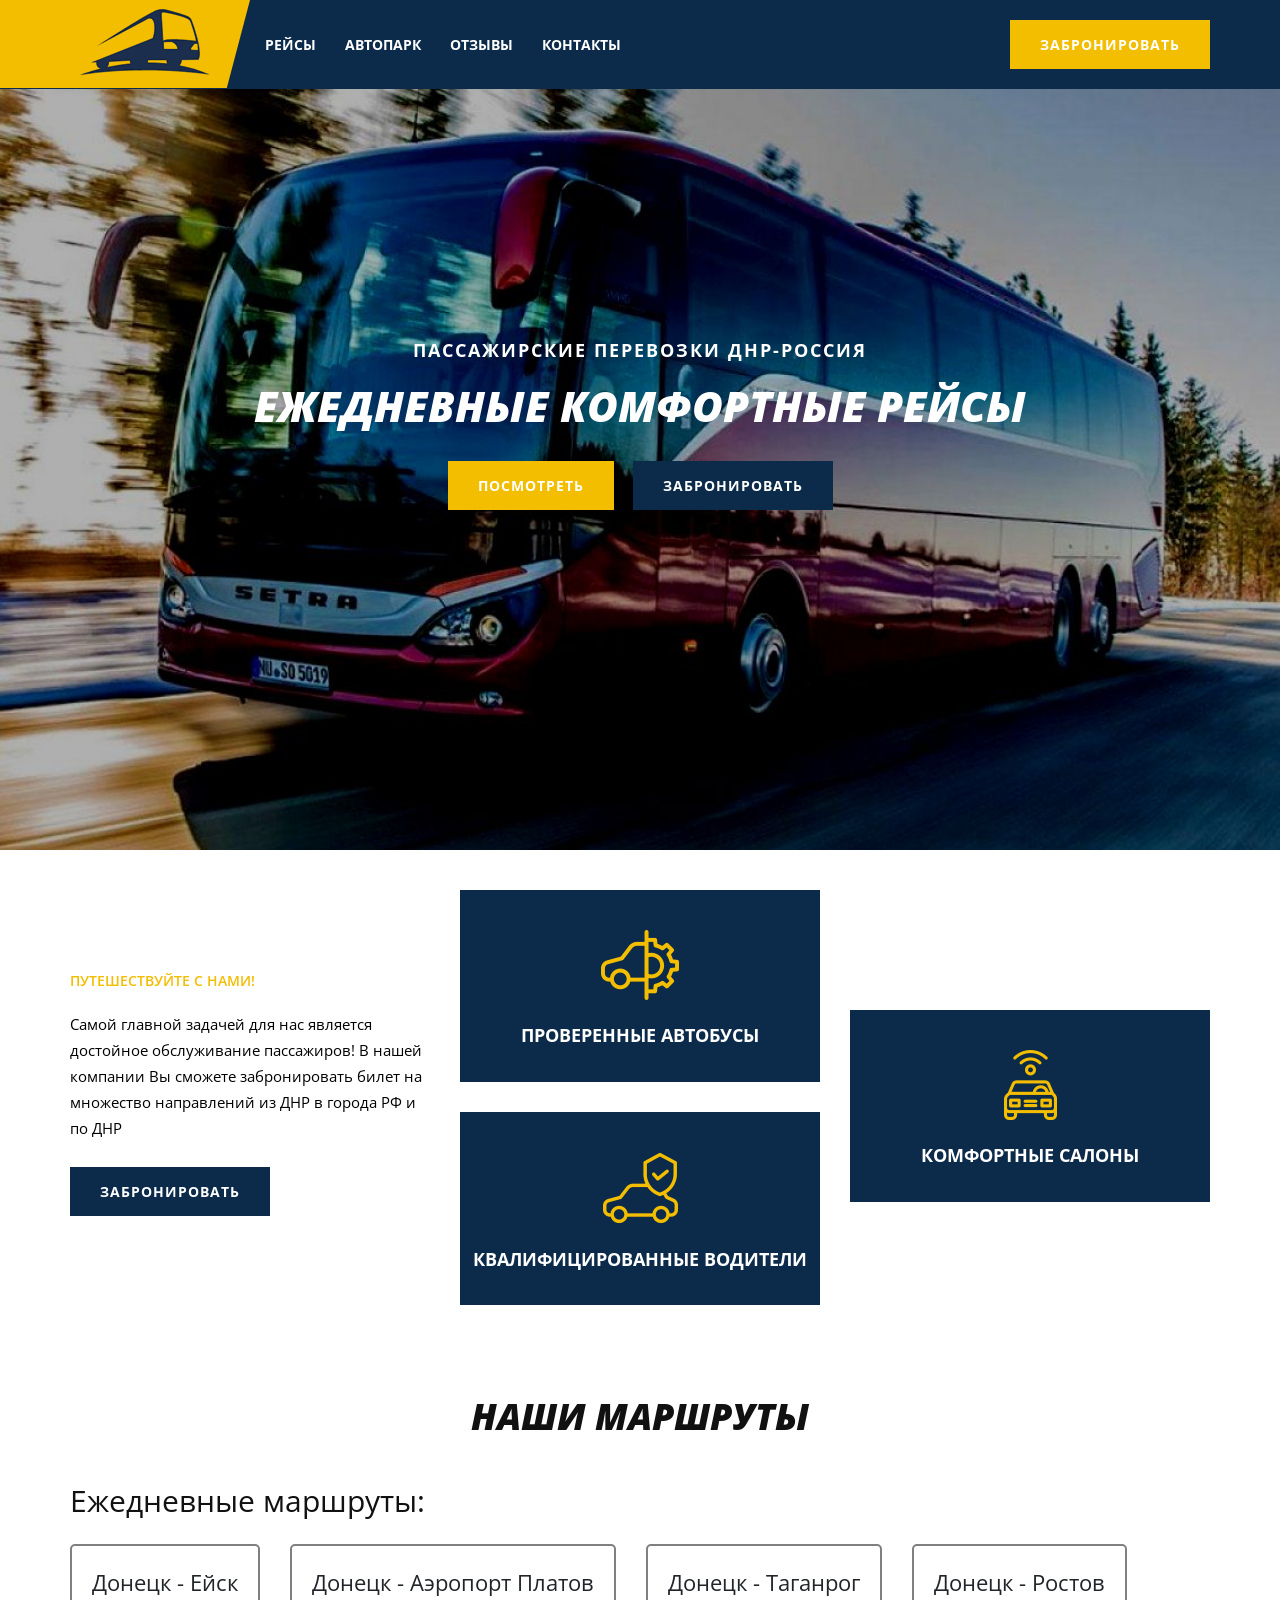
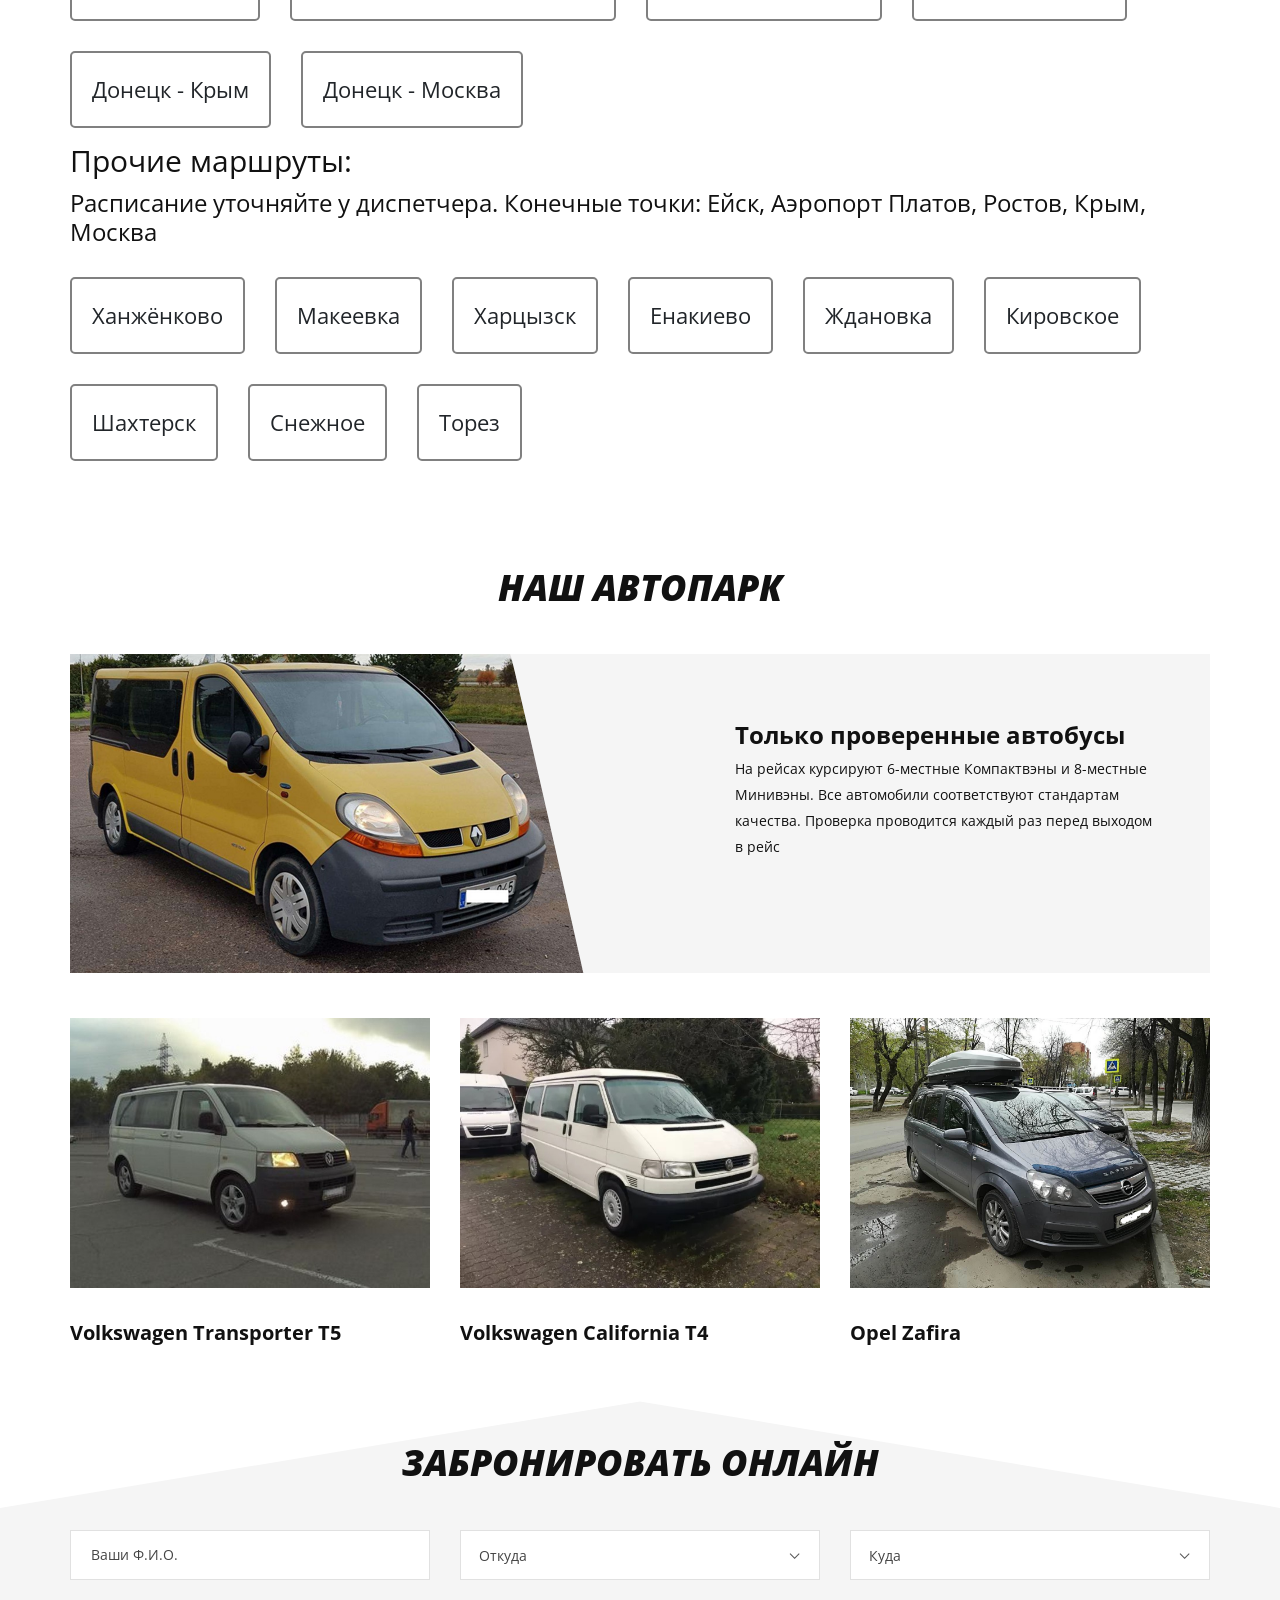
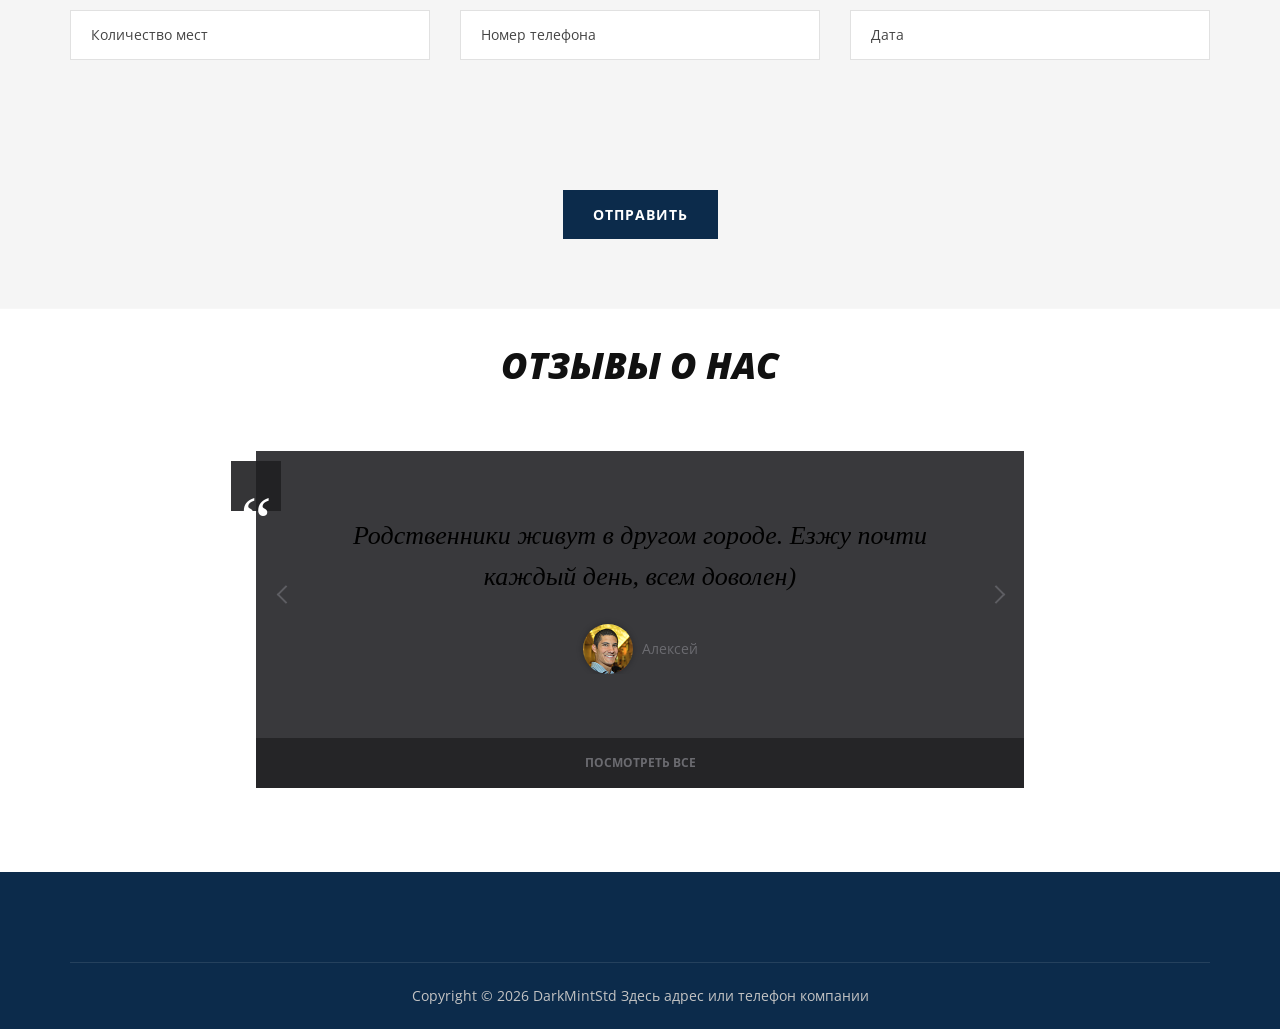
<file: index.html>
<!DOCTYPE html>
<html lang="zxx">

<head>
    <meta charset="UTF-8">
    <meta name="description" content="Dreams Template">
    <meta name="keywords" content="Dreams, unica, creative, html">
    <meta name="viewport" content="width=device-width, initial-scale=1.0">
    <meta http-equiv="X-UA-Compatible" content="ie=edge">
    <title>BusExpress - перевозки ДНР-Россия</title>

    <!-- Google Font -->
    <link href="https://fonts.googleapis.com/css2?family=Open+Sans:wght@400;600;700;800&display=swap" rel="stylesheet">

    <!-- Css Styles -->
    <link rel="stylesheet" href="css/reset.css"> <!-- CSS reset -->
    <link rel="stylesheet" href="css/styleRew.css"> <!-- Resource style -->
    <script src="js/modernizr.js"></script> <!-- Modernizr -->
    <link rel="stylesheet" href="css/bootstrap.min.css" type="text/css">
    <link rel="stylesheet" href="css/font-awesome.min.css" type="text/css">
    <link rel="stylesheet" href="css/nice-select.css" type="text/css">
    <link rel="stylesheet" href="css/magnific-popup.css" type="text/css">
    <link rel="stylesheet" href="css/jquery-ui.min.css" type="text/css">
    <link rel="stylesheet" href="css/owl.carousel.min.css" type="text/css">
    <link rel="stylesheet" href="css/slicknav.min.css" type="text/css">
    <link rel="stylesheet" href="css/style.css" type="text/css">
</head>

<body>
    <!-- Page Preloder -->
    <div id="preloder">
        <div class="loader"></div>
    </div>

    <!-- Offcanvas Menu Begin -->
    <div class="offcanvas-menu-overlay"></div>
    <div class="offcanvas-menu-wrapper">
        <div class="offcanvas__search">
            <i class="fa fa-search search-switch"></i>
        </div>
        <div class="offcanvas__logo">
            <a href="./index.html"><img src="img/logo.png" alt=""></a>
        </div>
        <nav class="offcanvas__menu mobile-menu">
            <ul>
                <li><a href="#routes">Рейсы</a></li>
                <li><a href="#buses">Автопарк</a></li>
                <li><a href="#reviews">Отзывы</a></li>
                <li><a href="#contacts">Контакты</a></li>
            </ul>
        </nav>
        <div id="mobile-menu-wrap"></div>

        <div class="offcanvas__btn">
            <a href="#tickets" class="primary-btn">Забронировать</a>
        </div>
    </div>
    <!-- Offcanvas Menu End -->

    <!-- Header Section Begin -->
    <header class="header">
        <div class="container">
            <div class="row">
                <div class="col-lg-2">
                    <div class="header__logo">
                        <a href="./index.html"><img src="img/logo.png" alt=""></a>
                    </div>
                </div>
                <div class="col-lg-5">
                    <nav class="header__menu">
                        <ul>
                            <li><a href="#routes">Рейсы</a></li>
                            <li><a href="#buses">Автопарк</a></li>
                            <li><a href="#reviews">Отзывы</a></li>
                            <li><a href="#contacts">Контакты</a></li>
                        </ul>
                    </nav>
                </div>
                <div class="col-lg-5">
                    <div class="header__right">

                        <div class="header__right__btn">
                            <a href="#tickets" class="primary-btn">Забронировать</a>
                        </div>
                    </div>
                </div>
            </div>
            <div class="canvas__open">
                <span class="fa fa-bars"></span>
            </div>
        </div>
    </header>
    <!-- Header Section End -->

    <!-- Hero Section Begin -->
    <section class="hero set-bg" data-setbg="img/hero-bg.jpg">
        <div class="container">
            <div class="row">
                <div class="col-lg-12 text-center">
                    <div class="hero__text">
                        <h5>Пассажирские перевозки ДНР-Россия</h5>
                        <h2>Ежедневные комфортные рейсы</h2>
                        <a href="#routes" class="primary-btn">Посмотреть</a>
                        <a href="#tickets" class="primary-btn second-bg">Забронировать</a>
                    </div>
                </div>
            </div>
        </div>
    </section>
    <!-- Hero Section End -->

    <!-- Feature Section Begin -->
    <section class="feature spad">
        <div class="container">
            <div class="row">
                <div class="col-lg-4 col-md-4">
                    <div class="feature__text">
                        <div class="section-title">
                            <span>Путешествуйте с нами!</span>
                        </div>
                        <p>Самой главной задачей для нас является достойное обслуживание пассажиров! В нашей компании Вы
                            сможете забронировать билет на множество направлений из ДНР в города РФ и по ДНР </p>
                        <a href="#tickets" class="primary-btn second-bg">Забронировать</a>
                    </div>
                </div>
                <div class="col-lg-8 col-md-8">
                    <div class="row">
                        <div class="col-lg-6 col-md-6 col-sm-6">
                            <div class="feature__item">
                                <img src="img/feature/feature-1.png" alt="">
                                <h5>Проверенные автобусы</h5>
                            </div>
                            <div class="feature__item">
                                <img src="img/feature/feature-2.png" alt="">
                                <h5>Квалифицированные водители</h5>
                            </div>
                        </div>
                        <div class="col-lg-6 col-md-6 col-sm-6">
                            <div class="feature__item right-column">
                                <img src="img/feature/feature-3.png" alt="">
                                <h5>Комфортные салоны</h5>
                            </div>
                        </div>
                    </div>
                </div>
            </div>
        </div>
    </section>

    <section class="feature spad">
        <div class="container">
            <div class="section-title center-title">
                <a id="buses"></a>
                <h2>Наши маршруты</h2>
            </div>
            <h3 style="margin-bottom: 10px">Ежедневные маршруты:</h3>
            <div class="row">
                <div class="routeBlock">
                    <div class="routeField">Донецк - Ейск</div>

                </div>
                <div class="routeBlock">
                    <div class="routeField">Донецк - Аэропорт Платов</div>

                </div>
                <div class="routeBlock">
                    <div class="routeField">Донецк - Таганрог</div>

                </div>
                <div class="routeBlock">
                    <div class="routeField">Донецк - Ростов</div>

                </div>
                <div class="routeBlock">
                    <div class="routeField">Донецк - Крым</div>

                </div>
                <div class="routeBlock">
                    <div class="routeField">Донецк - Москва</div>

                </div>
            </div>
            <h3 style="margin-bottom: 10px">Прочие маршруты:</h3>
            <h4 style="margin-bottom: 15px">Расписание уточняйте у диспетчера. Конечные точки: Ейск, Аэропорт Платов,
                Ростов, Крым, Москва</h4>
            <div class="row">
                <div class="routeBlock">
                    <div class="routeField">Ханжёнково </div>

                </div>
                <div class="routeBlock">
                    <div class="routeField">Макеевка </div>

                </div>
                <div class="routeBlock">
                    <div class="routeField">Харцызск </div>

                </div>
                <div class="routeBlock">
                    <div class="routeField">Енакиево </div>

                </div>
                <div class="routeBlock">
                    <div class="routeField"> Ждановка </div>

                </div>
                <div class="routeBlock">
                    <div class="routeField">Кировское </div>

                </div>
                <div class="routeBlock">
                    <div class="routeField">Шахтерск </div>

                </div>
                <div class="routeBlock">
                    <div class="routeField">Снежное </div>

                </div>
                <div class="routeBlock">
                    <div class="routeField">Торез </div>

                </div>
            </div>
        </div>
    </section>

    <!-- Feature Section End -->
    <section class="blog spad">
        <div class="container">
            <div class="row">
                <div class="col-lg-12">
                    <div class="section-title center-title">
                        <a id="buses"></a>
                        <h2>Наш автопарк</h2>
                    </div>
                    <div class="blog__large">
                        <div class="blog__large__pic">
                            <img src="img/auto1.png" alt="">
                        </div>
                        <div class="blog__large__text">
                            <h4>Только проверенные автобусы</h4>
                            <p>На рейсах курсируют 6-местные Компактвэны и 8-местные Минивэны. Все автомобили
                                соответствуют стандартам качества. Проверка проводится каждый раз перед выходом в рейс
                            </p>
                        </div>
                    </div>
                </div>
            </div>
            <div class="row">
                <div class="col-lg-4 col-md-4 col-sm-6">
                    <div class="blog__item">
                        <div class="blog__item__pic">
                            <img src="img/auto2.jpg" alt="">
                        </div>
                        <div class="blog__item__text">
                            <h5><a href="#">Volkswagen Transporter T5</a></h5>
                        </div>
                    </div>
                </div>
                <div class="col-lg-4 col-md-4 col-sm-6">
                    <div class="blog__item">
                        <div class="blog__item__pic">
                            <img src="img/auto3.jpg" alt="">
                        </div>
                        <div class="blog__item__text">
                            <h5><a href="#">Volkswagen California T4</a></h5>
                        </div>
                    </div>
                </div>
                <div class="col-lg-4 col-md-4 col-sm-6">
                    <div class="blog__item">
                        <div class="blog__item__pic">
                            <img src="img/auto4.jpg" alt="">
                        </div>
                        <div class="blog__item__text">
                            <h5><a href="#">Opel Zafira</a></h5>
                        </div>
                    </div>
                </div>
            </div>
        </div>
    </section>
    <!-- Application Form Section Begin -->
    <section class="application-form spad">
        <a id="tickets"></a>
        <div class="container">
            <div class="row">
                <div class="col-lg-12">
                    <div class="section-title center-title">
                        <h2>Забронировать онлайн</h2>
                    </div>
                </div>
            </div>
            <form enctype="multipart/form-data" method="post" id="form" onsubmit="send(event, 'send.php')">
                <div class="row">
                    <div class="col-lg-4 col-md-4 col-sm-6">
                        <input name="name" type="text" placeholder="Ваши Ф.И.О.">
                    </div>
                    <div class="col-lg-4 col-md-4 col-sm-6">
                        <select name="from">
                            <option value="" disabled selected style='display:none;'>Откуда</option>
                            <option value="Донецк">Донецк</option>
                            <option value="Макеевка">Макеевка</option>
                            <option value="Харцызск">Харцызск</option>
                            <option value="Енакиево">Енакиево</option>
                            <option value="Ждановка"> Ждановка</option>
                            <option value="Ханжёнково ">Ханжёнково</option>
                            <option value="Шахтерск">Шахтерск</option>
                            <option value="Снежное">Снежное</option>
                            <option value="Торез">Торез</option>
                        </select>
                    </div>
                    <div class="col-lg-4 col-md-4 col-sm-6">
                        <select name="to">
                            <option value="" disabled selected style='display:none;'>Куда</option>
                            <option value="Ейск">Ейск</option>
                            <option value="Аэропорт Платов">Аэропорт Платов</option>
                            <option value="Ростов">Ростов</option>
                            <option value="Крым">Крым</option>
                            <option value="Москва">Москва</option>
                        </select>
                    </div>
                    <div class="col-lg-4 col-md-4 col-sm-6">
                        <input name="places" type="text" placeholder="Количество мест">
                    </div>
                    <div class="col-lg-4 col-md-4 col-sm-6">
                        <input name="phone" type="text" placeholder="Номер телефона">
                    </div>
                    <div class="col-lg-4 col-md-4 col-sm-6">
                        <input name="date" type="text" class="datepicker_pop" placeholder="Дата">
                    </div>
                    <div class="col-lg-12 text-center" style="margin-top: 100px">
                        <button type="submit" class="site-btn">Отправить</button>
                    </div>
                </div>
            </form>
        </div>
    </section>
    <!-- Application Form Section End -->
    <section class="blog spad" style="padding-top: 5px;">
        <div class="container">
            <div class="section-title center-title" style="margin-top: 30px">
                <h2>Отзывы о нас</h2>
            </div>
            <div class="cd-testimonials-wrapper cd-container">
                <ul class="cd-testimonials">
                    <li>
                        <p>Родственники живут в другом городе. Езжу почти каждый день, всем доволен)</p>
                        <div class="cd-author">
                            <img src="img/avatar-1.jpg" alt="Author image">
                            <ul class="cd-author-info">
                                <li>Алексей</li>
                            </ul>
                        </div>
                    </li>

                    <li>
                        <p>Покупала билет маме. Довезли быстро и без происшествий</p>
                        <div class="cd-author">
                            <img src="img/avatar-2.jpg" alt="Author image">
                            <ul class="cd-author-info">
                                <li>Елена</li>
                            </ul>
                        </div>
                    </li>

                    <li>
                        <p>Автобусы комфортные, достаточно часто езжу в Ростов, проблем не возникало</p>
                        <div class="cd-author">
                            <img src="img/avatar-3.jpg" alt="Author image">
                            <ul class="cd-author-info">
                                <li>Игорь</li>
                            </ul>
                        </div>
                    </li>

                </ul> <!-- cd-testimonials -->

                <a href="#0" class="cd-see-all">Посмотреть все</a>
            </div> <!-- cd-testimonials-wrapper -->

            <div class="cd-testimonials-all">
                <div class="cd-testimonials-all-wrapper">
                    <ul>
                        <li class="cd-testimonials-item">
                            <p>Родственники живут в другом городе. Езжу почти каждый день, всем доволен)</p>

                            <div class="cd-author">
                                <img src="img/avatar-1.jpg" alt="Author image">
                                <ul class="cd-author-info">
                                    <li>Алексей</li>
                                </ul>
                            </div> <!-- cd-author -->
                        </li>

                        <li class="cd-testimonials-item">
                            <p>Покупала билет маме. Довезли быстро и без происшествий</p>

                            <div class="cd-author">
                                <img src="img/avatar-2.jpg" alt="Author image">
                                <ul class="cd-author-info">
                                    <li>Елена</li>
                                </ul>
                            </div> <!-- cd-author -->
                        </li>

                        <li class="cd-testimonials-item">
                            <p>Автобусы комфортные, достаточно часто езжу в Ростов, проблем не возникало</p>

                            <div class="cd-author">
                                <img src="img/avatar-3.jpg" alt="Author image">
                                <ul class="cd-author-info">
                                    <li>Игорь</li>
                                </ul>
                            </div> <!-- cd-author -->
                        </li>

                        <li class="cd-testimonials-item">
                            <p>Во время пути были остановки, то что нужно в долгой поездке. В автобусах комфортно</p>

                            <div class="cd-author">
                                <img src="img/avatar-4.jpg" alt="Author image">
                                <ul class="cd-author-info">
                                    <li>Алёна</li>
                                </ul>
                            </div> <!-- cd-author -->
                        </li>
                    </ul>
                </div> <!-- cd-testimonials-all-wrapper -->

                <a href="#0" class="close-btn">Закрыть</a>
            </div> <!-- cd-testimonials-all -->

        </div>
    </section>


    <!-- Footer Section Begin -->
    <footer class="footer">
        <div class="container">
            <div class="row">
                <div class="col-lg-12 text-center">
                    <!-- Link back to Colorlib can't be removed. Template is licensed under CC BY 3.0. -->
                    <div class="footer__copyright__text">
                        <p>Copyright &copy;
                            <script>document.write(new Date().getFullYear());</script> DarkMintStd Здесь адрес или
                            телефон компании</a></p>
                    </div>
                    <!-- Link back to Colorlib can't be removed. Template is licensed under CC BY 3.0. -->
                </div>
            </div>
        </div>
    </footer>
    <!-- Footer Section End -->

    <!-- Search Begin -->
    <div class="search-model">
        <div class="h-100 d-flex align-items-center justify-content-center">
            <div class="search-close-switch">+</div>
            <form class="search-model-form">
                <input type="text" id="search-input" placeholder="Search here.....">
            </form>
        </div>
    </div>
    <!-- Search End -->

    <!-- Js Plugins -->
    <script src="js/jquery-3.3.1.min.js"></script>
    <script src="js/bootstrap.min.js"></script>
    <script src="js/jquery.nice-select.min.js"></script>
    <script src="js/jquery.magnific-popup.min.js"></script>
    <script src="js/jquery-ui.min.js"></script>
    <script src="js/jquery.slicknav.js"></script>
    <script src="js/owl.carousel.min.js"></script>
    <script src="js/main.js"></script>
    <script src="js/masonry.pkgd.min.js"></script>
    <script src="js/jquery.flexslider-min.js"></script>
    <script src="js/mainRew.js"></script> <!-- Resource jQuery -->
    <script>
        // Отправка данных на сервер
        function send(event, php) {
            console.log("Отправка запроса");
            event.preventDefault ? event.preventDefault() : event.returnValue = false;
            var req = new XMLHttpRequest();
            req.open('POST', php, true);
            req.onload = function () {
                if (req.status >= 200 && req.status < 400) {
                    json = JSON.parse(this.response); // Ебанный internet explorer 11
                    console.log(json);

                    // ЗДЕСЬ УКАЗЫВАЕМ ДЕЙСТВИЯ В СЛУЧАЕ УСПЕХА ИЛИ НЕУДАЧИ
                    if (json.result == "success") {
                        // Если сообщение отправлено
                        alert("Сообщение отправлено");
                    } else {
                        // Если произошла ошибка
                        alert("Ошибка. Сообщение не отправлено");
                    }
                    // Если не удалось связаться с php файлом
                } else { alert("Ошибка сервера. Номер: " + req.status); }
            };

            // Если не удалось отправить запрос. Стоит блок на хостинге
            req.onerror = function () { alert("Ошибка отправки запроса"); };
            req.send(new FormData(event.target));
        }
    </script>
</body>

</html>
</file>
<file: css/styleRew.css>
/* -------------------------------- 

Primary style

-------------------------------- */
*, *:after, *:before {
  -webkit-box-sizing: border-box;
  -moz-box-sizing: border-box;
  box-sizing: border-box;
}

body {
  font-size: 100%;
  font-family: "Helvetica Neue", sans-serif;
  color: #39393c;
  background-color: #dadee1;
}

a {
  color: #79b6e4;
  text-decoration: none;
}

img {
  max-width: 100%;
}

/* -------------------------------- 

Main components 

-------------------------------- */
.cd-testimonials-wrapper {
  position: relative;
  width: 90%;
  max-width: 768px;
  background-color: #39393c;
  margin: 2em auto;
  -webkit-font-smoothing: antialiased;
  -moz-osx-font-smoothing: grayscale;
  padding: 20px 40px 70px;
  z-index: 1;
}
.cd-testimonials-wrapper::after {
  /* quotation mark */
  content: '\201C';
  position: absolute;
  top: 10px;
  left: 0;
  width: 50px;
  height: 50px;
  padding-top: 8px;
  margin-left: -25px;
  background: rgba(32, 32, 34, 0.9);
  font-family: "Georgia", serif;
  color: white;
  font-size: 70px;
  font-size: 4.375rem;
  text-align: center;
  /* visible on big devices only */
  display: none;
}
@media only screen and (min-width: 768px) {
  .cd-testimonials-wrapper {
    margin: 4em auto;
    padding: 64px 50px 114px;
  }
}
@media only screen and (min-width: 1170px) {
  .cd-testimonials-wrapper::after {
    /* quotation mark visible */
    display: block;
  }
}

.cd-testimonials {
  color: white;
  text-align: center;
}
.cd-testimonials:after {
  content: "";
  display: table;
  clear: both;
}
.cd-testimonials > li {
  position: absolute;
  opacity: 0;
}
.cd-testimonials > li:first-child {
  position: relative;
  opacity: 1;
}
.cd-testimonials p {
  font-family: "Georgia", serif;
  font-style: italic;
  line-height: 1.4;
  margin-bottom: 1em;
  padding: 0 14px;
}
@media only screen and (min-width: 768px) {
  .cd-testimonials p {
    font-size: 22px;
    font-size: 1.375rem;
  }
}
@media only screen and (min-width: 1170px) {
  .cd-testimonials p {
    font-size: 26px;
    font-size: 1.625rem;
    line-height: 1.6;
  }
}

.cd-author img, .cd-author .cd-author-info {
  display: inline-block;
  vertical-align: middle;
}
.cd-author img {
  width: 32px;
  height: 32px;
  border-radius: 50%;
  margin-right: 5px;
  box-shadow: 0 0 6px rgba(0, 0, 0, 0.3);
}
.cd-author .cd-author-info {
  text-align: left;
  line-height: 1.2;
}
.cd-author .cd-author-info li:first-child {
  font-size: 14px;
  font-size: 0.875rem;
}
.cd-author .cd-author-info li:last-child {
  font-size: 12px;
  font-size: 0.75rem;
  color: #6b6b70;
}
@media only screen and (min-width: 768px) {
  .cd-author img {
    width: 50px;
    height: 50px;
  }
  .cd-author .cd-author-info {
    line-height: 1.4;
  }
  .cd-author .cd-author-info li:first-child {
    font-size: 16px;
    font-size: 1rem;
  }
  .cd-author .cd-author-info li:last-child {
    font-size: 14px;
    font-size: 0.875rem;
  }
}

.flex-direction-nav li {
  position: absolute;
  height: 100%;
  width: 40px;
  top: 0;
}
.flex-direction-nav li:first-child {
  left: 0;
}
.flex-direction-nav li:last-child {
  right: 0;
}
.flex-direction-nav li a {
  display: block;
  height: 100%;
  width: 100%;
  /* image replacement */
  overflow: hidden;
  text-indent: 100%;
  white-space: nowrap;
  -webkit-transition: background-color 0.2s;
  -moz-transition: background-color 0.2s;
  transition: background-color 0.2s;
}
.no-touch .flex-direction-nav li a:hover {
  background-color: #323234;
}
.flex-direction-nav li a::before, .flex-direction-nav li a::after {
  /* left and right arrows in css only */
  content: '';
  position: absolute;
  left: 50%;
  top: 50%;
  width: 2px;
  height: 13px;
  background-color: white;
}
.flex-direction-nav li a::before {
  -webkit-transform: translateY(-35px) rotate(45deg);
  -moz-transform: translateY(-35px) rotate(45deg);
  -ms-transform: translateY(-35px) rotate(45deg);
  -o-transform: translateY(-35px) rotate(45deg);
  transform: translateY(-35px) rotate(45deg);
}
.flex-direction-nav li a::after {
  -webkit-transform: translateY(-27px) rotate(-45deg);
  -moz-transform: translateY(-27px) rotate(-45deg);
  -ms-transform: translateY(-27px) rotate(-45deg);
  -o-transform: translateY(-27px) rotate(-45deg);
  transform: translateY(-27px) rotate(-45deg);
}
.flex-direction-nav li:last-child a::before {
  -webkit-transform: translateY(-35px) rotate(-45deg);
  -moz-transform: translateY(-35px) rotate(-45deg);
  -ms-transform: translateY(-35px) rotate(-45deg);
  -o-transform: translateY(-35px) rotate(-45deg);
  transform: translateY(-35px) rotate(-45deg);
}
.flex-direction-nav li:last-child a::after {
  -webkit-transform: translateY(-27px) rotate(45deg);
  -moz-transform: translateY(-27px) rotate(45deg);
  -ms-transform: translateY(-27px) rotate(45deg);
  -o-transform: translateY(-27px) rotate(45deg);
  transform: translateY(-27px) rotate(45deg);
}
@media only screen and (min-width: 768px) {
  .flex-direction-nav li {
    width: 50px;
  }
}
@media only screen and (min-width: 1170px) {
  .flex-direction-nav li a::before, .flex-direction-nav li a::after {
    background-color: #5e5e63;
    -webkit-transition: background-color 0.2s;
    -moz-transition: background-color 0.2s;
    transition: background-color 0.2s;
  }
  .flex-direction-nav li a:hover::before, .flex-direction-nav li a:hover::after {
    background-color: white;
  }
}

.cd-see-all {
  position: absolute;
  z-index: 1;
  left: 0;
  bottom: 0;
  width: 100%;
  height: 50px;
  line-height: 50px;
  background-color: #252527;
  text-align: center;
  text-transform: uppercase;
  color: #6b6b70;
  font-weight: 700;
  font-size: 12px;
  font-size: 0.75rem;
  -webkit-transition: color, 0.2s;
  -moz-transition: color, 0.2s;
  transition: color, 0.2s;
}
.no-touch .cd-see-all:hover {
  color: #79b6e4;
}

.cd-testimonials-all {
  position: fixed;
  top: 0;
  left: 0;
  height: 100%;
  width: 100%;
  background-color: white;
  z-index: 2;
  visibility: hidden;
  opacity: 0;
  -webkit-transition: opacity .3s 0s, visibility 0s .3s;
  -moz-transition: opacity .3s 0s, visibility 0s .3s;
  transition: opacity .3s 0s, visibility 0s .3s;
}
.cd-testimonials-all .cd-testimonials-all-wrapper {
  position: absolute;
  left: 0;
  top: 0;
  height: 100%;
  width: 100%;
  overflow: auto;
  -webkit-overflow-scrolling: touch;
}
.cd-testimonials-all .cd-testimonials-all-wrapper > ul {
  width: 90%;
  max-width: 1170px;
  margin: 4em auto;
}
.cd-testimonials-all .cd-testimonials-all-wrapper > ul:after {
  content: "";
  display: table;
  clear: both;
}
.cd-testimonials-all .cd-testimonials-item {
  margin-bottom: 2em;
  opacity: 0;
  /* Force Hardware Acceleration in WebKit */
  -webkit-transform: translate3d(0, 0, 0) scale(0.4);
  -moz-transform: translate3d(0, 0, 0) scale(0.4);
  -ms-transform: translate3d(0, 0, 0) scale(0.4);
  -o-transform: translate3d(0, 0, 0) scale(0.4);
  transform: translate3d(0, 0, 0) scale(0.4);
  -webkit-backface-visibility: hidden;
  backface-visibility: hidden;
  -webkit-transition: -webkit-transform .3s, opacity .3s;
  -moz-transition: -moz-transform .3s, opacity .3s;
  transition: transform .3s, opacity .3s;
}
.cd-testimonials-all p {
  position: relative;
  background: #79b6e4;
  color: white;
  padding: 2em;
  -webkit-font-smoothing: antialiased;
  -moz-osx-font-smoothing: grayscale;
  line-height: 1.4;
  border-radius: 0.25em;
  margin-bottom: 1em;
}
.cd-testimonials-all p::after {
  /* creating the triangle in css */
  content: '';
  position: absolute;
  top: 100%;
  left: 2em;
  height: 0;
  width: 0;
  border: 8px solid transparent;
  border-top-color: #79b6e4;
}
.cd-testimonials-all .cd-author {
  text-align: left;
  margin-left: 1.5em;
}
.cd-testimonials-all .cd-author img {
  box-shadow: 0 0 0 transparent;
}
.cd-testimonials-all.is-visible {
  visibility: visible;
  opacity: 1;
  -webkit-transition: opacity .3s 0s, visibility 0s 0s;
  -moz-transition: opacity .3s 0s, visibility 0s 0s;
  transition: opacity .3s 0s, visibility 0s 0s;
}
.cd-testimonials-all.is-visible .cd-testimonials-item {
  opacity: 1;
  -webkit-transform: translate3d(0, 0, 0) scale(1);
  -moz-transform: translate3d(0, 0, 0) scale(1);
  -ms-transform: translate3d(0, 0, 0) scale(1);
  -o-transform: translate3d(0, 0, 0) scale(1);
  transform: translate3d(0, 0, 0) scale(1);
}
@media only screen and (min-width: 768px) {
  .cd-testimonials-all .cd-testimonials-item {
    width: 46%;
    margin: 0 2% 3em;
  }
  .cd-testimonials-all .cd-author {
    margin-left: 1em;
  }
}
@media only screen and (min-width: 1170px) {
  .cd-testimonials-all .cd-testimonials-item {
    width: 30%;
    margin: 0 1.6666% 3em;
  }
}

.close-btn {
  position: fixed;
  display: block;
  width: 40px;
  height: 40px;
  top: 10px;
  right: 5%;
  /* image replacement */
  overflow: hidden;
  text-indent: 100%;
  white-space: nowrap;
}
.close-btn::before, .close-btn::after {
  /* close icon in css */
  content: '';
  position: absolute;
  display: inline-block;
  width: 2px;
  height: 24px;
  top: 8px;
  left: 19px;
  background-color: #39393c;
}
.close-btn::before {
  -webkit-transform: rotate(45deg);
  -moz-transform: rotate(45deg);
  -ms-transform: rotate(45deg);
  -o-transform: rotate(45deg);
  transform: rotate(45deg);
}
.close-btn::after {
  -webkit-transform: rotate(-45deg);
  -moz-transform: rotate(-45deg);
  -ms-transform: rotate(-45deg);
  -o-transform: rotate(-45deg);
  transform: rotate(-45deg);
}
</file>
<file: css/nice-select.css>
.nice-select {
  -webkit-tap-highlight-color: transparent;
  background-color: #fff;
  border-radius: 5px;
  border: solid 1px #e8e8e8;
  box-sizing: border-box;
  clear: both;
  cursor: pointer;
  display: block;
  float: left;
  font-family: inherit;
  font-size: 14px;
  font-weight: normal;
  height: 42px;
  line-height: 40px;
  outline: none;
  padding-left: 18px;
  padding-right: 30px;
  position: relative;
  text-align: left !important;
  -webkit-transition: all 0.2s ease-in-out;
  transition: all 0.2s ease-in-out;
  -webkit-user-select: none;
     -moz-user-select: none;
      -ms-user-select: none;
          user-select: none;
  white-space: nowrap;
  width: auto; }
  .nice-select:hover {
    border-color: #dbdbdb; }
  .nice-select:active, .nice-select.open, .nice-select:focus {
    border-color: #999; }
  .nice-select:after {
    border-bottom: 2px solid #999;
    border-right: 2px solid #999;
    content: '';
    display: block;
    height: 5px;
    margin-top: -4px;
    pointer-events: none;
    position: absolute;
    right: 12px;
    top: 50%;
    -webkit-transform-origin: 66% 66%;
        -ms-transform-origin: 66% 66%;
            transform-origin: 66% 66%;
    -webkit-transform: rotate(45deg);
        -ms-transform: rotate(45deg);
            transform: rotate(45deg);
    -webkit-transition: all 0.15s ease-in-out;
    transition: all 0.15s ease-in-out;
    width: 5px; }
  .nice-select.open:after {
    -webkit-transform: rotate(-135deg);
        -ms-transform: rotate(-135deg);
            transform: rotate(-135deg); }
  .nice-select.open .list {
    opacity: 1;
    pointer-events: auto;
    -webkit-transform: scale(1) translateY(0);
        -ms-transform: scale(1) translateY(0);
            transform: scale(1) translateY(0); }
  .nice-select.disabled {
    border-color: #ededed;
    color: #999;
    pointer-events: none; }
    .nice-select.disabled:after {
      border-color: #cccccc; }
  .nice-select.wide {
    width: 100%; }
    .nice-select.wide .list {
      left: 0 !important;
      right: 0 !important; }
  .nice-select.right {
    float: right; }
    .nice-select.right .list {
      left: auto;
      right: 0; }
  .nice-select.small {
    font-size: 12px;
    height: 36px;
    line-height: 34px; }
    .nice-select.small:after {
      height: 4px;
      width: 4px; }
    .nice-select.small .option {
      line-height: 34px;
      min-height: 34px; }
  .nice-select .list {
    background-color: #fff;
    border-radius: 5px;
    box-shadow: 0 0 0 1px rgba(68, 68, 68, 0.11);
    box-sizing: border-box;
    margin-top: 4px;
    opacity: 0;
    overflow: hidden;
    padding: 0;
    pointer-events: none;
    position: absolute;
    top: 100%;
    left: 0;
    -webkit-transform-origin: 50% 0;
        -ms-transform-origin: 50% 0;
            transform-origin: 50% 0;
    -webkit-transform: scale(0.75) translateY(-21px);
        -ms-transform: scale(0.75) translateY(-21px);
            transform: scale(0.75) translateY(-21px);
    -webkit-transition: all 0.2s cubic-bezier(0.5, 0, 0, 1.25), opacity 0.15s ease-out;
    transition: all 0.2s cubic-bezier(0.5, 0, 0, 1.25), opacity 0.15s ease-out;
    z-index: 9; }
    .nice-select .list:hover .option:not(:hover) {
      background-color: transparent !important; }
  .nice-select .option {
    cursor: pointer;
    font-weight: 400;
    line-height: 40px;
    list-style: none;
    min-height: 40px;
    outline: none;
    padding-left: 18px;
    padding-right: 29px;
    text-align: left;
    -webkit-transition: all 0.2s;
    transition: all 0.2s; }
    .nice-select .option:hover, .nice-select .option.focus, .nice-select .option.selected.focus {
      background-color: #f6f6f6; }
    .nice-select .option.selected {
      font-weight: bold; }
    .nice-select .option.disabled {
      background-color: transparent;
      color: #999;
      cursor: default; }

.no-csspointerevents .nice-select .list {
  display: none; }

.no-csspointerevents .nice-select.open .list {
  display: block; }
</file>
<file: css/style.css>
/******************************************************************
  Template Name: Dreams
  Description:  Dreams Car Driving HTML Template
  Author: Colorlib
  Author URI: https://colorlib.com
  Version: 1.0
  Created: Colorlib
******************************************************************/

/*------------------------------------------------------------------
[Table of contents]

1.  Template default CSS
	1.1	Variables
	1.2	Mixins
	1.3	Flexbox
	1.4	Reset
2.  Helper Css
3.  Header Section
4.  Hero Section
5.  Feature Section
6.  Application Form Section
7.  Pricing Section
8.  Team Section
9.  Contact
10.  Footer Style
-------------------------------------------------------------------*/

/*----------------------------------------*/

/* Template default CSS
/*----------------------------------------*/

html,
body {
	height: 100%;
	font-family: "Open Sans", sans-serif;
	-webkit-font-smoothing: antialiased;
	font-smoothing: antialiased;
}

h1,
h2,
h3,
h4,
h5,
h6 {
	margin: 0;
	color: #111111;
	font-weight: 400;
	font-family: "Open Sans", sans-serif;
}

h1 {
	font-size: 70px;
}

h2 {
	font-size: 36px;
}

h3 {
	font-size: 30px;
}

h4 {
	font-size: 24px;
}

h5 {
	font-size: 18px;
}

h6 {
	font-size: 16px;
}

p {
	font-size: 15px;
	font-family: "Open Sans", sans-serif;
	color: #000000;
	font-weight: 400;
	line-height: 26px;
	margin: 0 0 15px 0;
}

img {
	max-width: 100%;
}

input:focus,
select:focus,
button:focus,
textarea:focus {
	outline: none;
}

a:hover,
a:focus {
	text-decoration: none;
	outline: none;
	color: #ffffff;
}

ul,
ol {
	padding: 0;
	margin: 0;
}

/*---------------------
  Helper CSS
-----------------------*/

.section-title {
	margin-bottom: 45px;
}

.section-title.center-title {
	text-align: center;
}

.section-title span {
	color: #f3bd00;
	font-size: 14px;
	font-weight: 600;
	text-transform: uppercase;
	display: block;
	margin-bottom: 6px;
}

.section-title h2 {
	color: #111111;
	font-weight: 800;
	font-style: italic;
	text-transform: uppercase;
}

.set-bg {
	background-repeat: no-repeat;
	background-size: cover;
	background-position: top center;
}

.spad {
	padding-top: 40px;
	padding-bottom: 20px;
}

.text-white h1,
.text-white h2,
.text-white h3,
.text-white h4,
.text-white h5,
.text-white h6,
.text-white p,
.text-white span,
.text-white li,
.text-white a {
	color: #fff;
}

/* buttons */

.primary-btn {
	display: inline-block;
	font-size: 14px;
	font-weight: 700;
	text-transform: uppercase;
	padding: 14px 30px;
	color: #ffffff;
	background: #f3bd00;
	letter-spacing: 1px;
}

.primary-btn.second-bg {
	background: #0c2b4b;
}

.site-btn {
	font-size: 14px;
	color: #ffffff;
	background: #0c2b4b;
	font-weight: 700;
	letter-spacing: 1px;
	border: none;
	text-transform: uppercase;
	display: inline-block;
	padding: 14px 30px;
}

.site-btn.second-bg {
	background: #f3bd00;
}

/* Preloder */

#preloder {
	position: fixed;
	width: 100%;
	height: 100%;
	top: 0;
	left: 0;
	z-index: 999999;
	background: #000;
}

.loader {
	width: 40px;
	height: 40px;
	position: absolute;
	top: 50%;
	left: 50%;
	margin-top: -13px;
	margin-left: -13px;
	border-radius: 60px;
	animation: loader 0.8s linear infinite;
	-webkit-animation: loader 0.8s linear infinite;
}

@keyframes loader {
	0% {
		-webkit-transform: rotate(0deg);
		transform: rotate(0deg);
		border: 4px solid #f44336;
		border-left-color: transparent;
	}
	50% {
		-webkit-transform: rotate(180deg);
		transform: rotate(180deg);
		border: 4px solid #673ab7;
		border-left-color: transparent;
	}
	100% {
		-webkit-transform: rotate(360deg);
		transform: rotate(360deg);
		border: 4px solid #f44336;
		border-left-color: transparent;
	}
}

@-webkit-keyframes loader {
	0% {
		-webkit-transform: rotate(0deg);
		border: 4px solid #f44336;
		border-left-color: transparent;
	}
	50% {
		-webkit-transform: rotate(180deg);
		border: 4px solid #673ab7;
		border-left-color: transparent;
	}
	100% {
		-webkit-transform: rotate(360deg);
		border: 4px solid #f44336;
		border-left-color: transparent;
	}
}

.spacial-controls {
	position: fixed;
	width: 111px;
	height: 91px;
	top: 0;
	right: 0;
	z-index: 999;
}

.spacial-controls .search-switch {
	display: block;
	height: 100%;
	padding-top: 30px;
	background: #323232;
	text-align: center;
	cursor: pointer;
}

.search-model {
	display: none;
	position: fixed;
	width: 100%;
	height: 100%;
	left: 0;
	top: 0;
	background: #000;
	z-index: 99999;
}

.search-model-form {
	padding: 0 15px;
}

.search-model-form input {
	width: 500px;
	font-size: 40px;
	border: none;
	border-bottom: 2px solid #333;
	background: 0 0;
	color: #999;
}

.search-close-switch {
	position: absolute;
	width: 50px;
	height: 50px;
	background: #333;
	color: #fff;
	text-align: center;
	border-radius: 50%;
	font-size: 28px;
	line-height: 28px;
	top: 30px;
	cursor: pointer;
	-webkit-transform: rotate(45deg);
	-ms-transform: rotate(45deg);
	transform: rotate(45deg);
	display: -webkit-box;
	display: -ms-flexbox;
	display: flex;
	-webkit-box-align: center;
	-ms-flex-align: center;
	align-items: center;
	-webkit-box-pack: center;
	-ms-flex-pack: center;
	justify-content: center;
}

/*---------------------
  Header
-----------------------*/

.header {
	background: #0c2b4b;
	position: absolute;
	left: 0;
	top: 0;
	width: 100%;
}

.header.header--normal {
	position: relative;
}

.header__logo {
	position: relative;
	z-index: 1;
}

.header__logo::before {
	position: absolute;
	left: -400px;
	top: 0;
	width: 580px;
	height: 100%;
	background: #f3bd00;
	content: "";
	z-index: -1;
	-webkit-clip-path: polygon(0% 0%, 100% 0%, 96% 100%, 0% 100%);
	clip-path: polygon(0% 0%, 100% 0%, 96% 100%, 0% 100%);
}

.header__logo a {
	display: inline-block;
}

.header__menu {
	padding: 28px 0px;
}

.header__menu ul li {
	list-style: none;
	display: inline-block;
	margin-right: 25px;
	position: relative;
}

.header__menu ul li.active a:after {
	opacity: 1;
}

.header__menu ul li:hover a:after {
	opacity: 1;
}

.header__menu ul li:hover .dropdown {
	top: 33px;
	opacity: 1;
	visibility: visible;
}

.header__menu ul li:last-child {
	margin-right: 0;
}

.header__menu ul li .dropdown {
	position: absolute;
	left: 0;
	top: 56px;
	width: 150px;
	background: #f3bd00;
	text-align: left;
	padding: 2px 0;
	z-index: 9;
	opacity: 0;
	visibility: hidden;
	-webkit-transition: all, 0.3s;
	-o-transition: all, 0.3s;
	transition: all, 0.3s;
}

.header__menu ul li .dropdown li {
	display: block;
	margin-right: 0;
}

.header__menu ul li .dropdown li a {
	font-size: 14px;
	color: #ffffff;
	font-weight: 400;
	padding: 8px 20px;
	text-transform: capitalize;
}

.header__menu ul li .dropdown li a:after {
	display: none;
}

.header__menu ul li a {
	font-size: 14px;
	font-weight: 700;
	text-transform: uppercase;
	color: #ffffff;
	display: block;
	padding: 6px 0;
	position: relative;
}

.header__menu ul li a:after {
	position: absolute;
	left: 0;
	bottom: 0;
	width: 100%;
	height: 2px;
	background: #f3bd00;
	content: "";
	-webkit-transition: all, 0.5s;
	-o-transition: all, 0.5s;
	transition: all, 0.5s;
	opacity: 0;
}

.header__right {
	text-align: right;
	padding: 20px 0;
}

.header__right__search {
	display: inline-block;
	padding-right: 15px;
	position: relative;
	margin-right: 15px;
}

.header__right__search:after {
	position: absolute;
	right: 0;
	top: 5px;
	width: 1px;
	height: 15px;
	background: rgba(255, 255, 255, 0.3);
	content: "";
}

.header__right__search i {
	font-size: 15px;
	color: #ffffff;
	cursor: pointer;
}

.header__right__social {
	display: inline-block;
	margin-right: 25px;
}

.header__right__social a {
	display: inline-block;
	font-size: 16px;
	color: #ffffff;
	margin-right: 20px;
}

.header__right__social a:last-child {
	margin-right: 0;
}

.header__right__btn {
	display: inline-block;
}

.offcanvas-menu-wrapper {
	display: none;
}

.canvas__open {
	display: none;
}

/*---------------------
  Hero
-----------------------*/

.hero {
	height: 850px;
	display: -webkit-box;
	display: -ms-flexbox;
	display: flex;
	-webkit-box-align: center;
	-ms-flex-align: center;
	align-items: center;
}

.hero__text h5 {
	color: #ffffff;
	font-weight: 700;
	text-transform: uppercase;
	letter-spacing: 2px;
	margin-bottom: 20px;
}

.hero__text h2 {
	font-size: 42px;
	font-weight: 800;
	text-transform: uppercase;
	font-style: italic;
	color: #ffffff;
	margin-bottom: 30px;
}

.hero__text .second-bg {
	margin-left: 15px;
}

/*---------------------
  About Video
-----------------------*/

.about-video {
	position: relative;
	z-index: 1;
}

.about__video__bg {
	height: 390px;
	display: -webkit-box;
	display: -ms-flexbox;
	display: flex;
	-webkit-box-align: center;
	-ms-flex-align: center;
	align-items: center;
	-webkit-box-pack: center;
	-ms-flex-pack: center;
	justify-content: center;
}

.about__video__bg .play-btn {
	display: inline-block;
	font-size: 14px;
	color: #ffffff;
	height: 50px;
	width: 50px;
	background: #f3bd00;
	border-radius: 50%;
	text-align: center;
	line-height: 50px;
}

.about__video__text {
	border: 1px solid #e1e1e1;
	padding: 70px 50px 70px 65px;
	height: 390px;
	background: #ffffff;
}

.about__video__text .section-title {
	margin-bottom: 20px;
}

.about__video__text p {
	margin-bottom: 26px;
}

/*---------------------
  Application Form
-----------------------*/

.application-form {
	background: #f5f5f5;
	-webkit-clip-path: polygon(50% 0, 100% 21%, 100% 100%, 50% 100%, 0 100%, 0% 21%);
	clip-path: polygon(50% 0, 100% 21%, 100% 100%, 50% 100%, 0 100%, 0% 21%);
	padding-bottom: 70px;
}

.application-form.courses--page {
	margin-top: 0;
	padding-top: 65px;
	-webkit-clip-path: none;
	clip-path: none;
	background: transparent;
	padding-bottom: 0;
}

.application-form.pricing--page {
	margin-top: 0;
	padding-top: 0;
	-webkit-clip-path: none;
	clip-path: none;
	background: transparent;
	padding-bottom: 90px;
}

.application-form.pricing--page .application__form__content {
	background: #f5f5f5;
}

.application-form.pricing--page .application__form__content .section-title span {
	color: #0071e4;
}

.application-form.pricing--page .application__form__content .section-title h2 {
	color: #111111;
}

.application-form.pricing--page .application__form__content form input {
	color: #444444;
	background: #ffffff;
	border: 1px solid #e1e1e1;
}

.application-form.pricing--page .application__form__content form input::-webkit-input-placeholder {
	color: #444444;
}

.application-form.pricing--page .application__form__content form input::-moz-placeholder {
	color: #444444;
}

.application-form.pricing--page .application__form__content form input:-ms-input-placeholder {
	color: #444444;
}

.application-form.pricing--page .application__form__content form input::-ms-input-placeholder {
	color: #444444;
}

.application-form.pricing--page .application__form__content form input::placeholder {
	color: #444444;
}

.application-form.pricing--page .application__form__content form .nice-select {
	background: #ffffff;
	border: 1px solid #e1e1e1;
}

.application-form.pricing--page .application__form__content form .nice-select span {
	color: #444444;
}

.application-form.pricing--page .application__form__content form .nice-select:after {
	border-bottom: 1.5px solid rgba(17, 17, 17, 0.7);
	border-right: 1.5px solid rgba(17, 17, 17, 0.7);
}

.application-form .application__form__content {
	background: #0c2b4b;
	padding: 70px;
}

.application-form .application__form__content .section-title span {
	color: #ffffff;
}

.application-form .application__form__content .section-title h2 {
	color: #ffffff;
}

.application-form .application__form__content form input {
	border: 1px solid rgba(255, 255, 255, 0.2);
	background: transparent;
	color: #ffffff;
}

.application-form .application__form__content form input::-webkit-input-placeholder {
	color: #ffffff;
}

.application-form .application__form__content form input::-moz-placeholder {
	color: #ffffff;
}

.application-form .application__form__content form input:-ms-input-placeholder {
	color: #ffffff;
}

.application-form .application__form__content form input::-ms-input-placeholder {
	color: #ffffff;
}

.application-form .application__form__content form input::placeholder {
	color: #ffffff;
}

.application-form .application__form__content form .nice-select {
	border: 1px solid rgba(255, 255, 255, 0.2);
	background: transparent;
}

.application-form .application__form__content form .nice-select span {
	color: #ffffff;
}

.application-form .application__form__content form .nice-select:after {
	border-color: #ffffff;
}

.application-form form input {
	width: 100%;
	height: 50px;
	border: 1px solid #e1e1e1;
	background: #ffffff;
	font-size: 14px;
	color: #444444;
	padding-left: 20px;
	margin-bottom: 30px;
}

.application-form form input::-webkit-input-placeholder {
	color: #444444;
}

.application-form form input::-moz-placeholder {
	color: #444444;
}

.application-form form input:-ms-input-placeholder {
	color: #444444;
}

.application-form form input::-ms-input-placeholder {
	color: #444444;
}

.application-form form input::placeholder {
	color: #444444;
}

.application-form form .nice-select {
	height: 50px;
	line-height: 50px;
	width: 100%;
	float: none;
	border-radius: 0;
	border: 1px solid #e1e1e1;
	font-size: 14px;
	background: #ffffff;
	margin-bottom: 30px;
}

.application-form form .nice-select span {
	color: #444444;
}

.application-form form .nice-select:after {
	border-bottom: 1.5px solid rgba(17, 17, 17, 0.7);
	border-right: 1.5px solid rgba(17, 17, 17, 0.7);
	height: 7px;
	right: 22px;
	width: 7px;
}

.application-form form .nice-select .list {
	top: -5%;
	width: 100%;
	border-radius: 0;
	margin-top: 0;
}

/*---------------------
  Pricing
-----------------------*/

.pricing {
	padding-bottom: 70px;
}

.pricing.pricing--page .section-title h2 {
	color: #111111;
}

.pricing.pricing--page .pricing__item {
	background: #f5f5f5;
}

.pricing.pricing--page .pricing__item:hover {
	background: #0c2b4b;
}

.pricing.pricing--page .pricing__item:hover .pricing__item__title span {
	color: #ffffff;
}

.pricing.pricing--page .pricing__item:hover .pricing__item__title h5 {
	color: #ffffff;
}

.pricing.pricing--page .pricing__item:hover ul li {
	color: #ffffff;
}

.pricing.pricing--page .pricing__item ul li {
	color: #444444;
}

.pricing.pricing--page .pricing__item__title span {
	color: #444444;
}

.pricing.pricing--page .pricing__item__title h5 {
	color: #111111;
}

.pricing .section-title h2 {
	color: #ffffff;
}

.pricing__item {
	background: rgba(12, 43, 75, 0.3);
	text-align: center;
	padding: 40px 35px 35px;
	margin-bottom: 40px;
	-webkit-transition: all, 0.5s;
	-o-transition: all, 0.5s;
	transition: all, 0.5s;
}

.pricing__item:hover {
	background: #0c2b4b;
}

.pricing__item:hover .pricing__item__title {
	border-bottom: 1px solid rgba(225, 225, 225, 0.1);
}

.pricing__item:hover .primary-btn {
	background: #f3bd00;
}

.pricing__item .pricing__item__title {
	border-bottom: 1px solid rgba(225, 225, 225, 0.2);
	padding-bottom: 45px;
	margin-bottom: 25px;
	-webkit-transition: all, 0.3s;
	-o-transition: all, 0.3s;
	transition: all, 0.3s;
}

.pricing__item .pricing__item__title span {
	font-size: 14px;
	color: #ffffff;
	font-weight: 700;
	text-transform: uppercase;
	-webkit-transition: all, 0.3s;
	-o-transition: all, 0.3s;
	transition: all, 0.3s;
}

.pricing__item .pricing__item__title h2 {
	font-size: 50px;
	color: #f3bd00;
	font-weight: 700;
	margin-top: 4px;
	margin-bottom: 18px;
}

.pricing__item .pricing__item__title h5 {
	color: #ffffff;
	font-weight: 700;
	text-transform: uppercase;
	-webkit-transition: all, 0.3s;
	-o-transition: all, 0.3s;
	transition: all, 0.3s;
}

.pricing__item ul {
	margin-bottom: 35px;
}

.pricing__item ul li {
	list-style: none;
	font-size: 14px;
	color: #ffffff;
	line-height: 36px;
	-webkit-transition: all, 0.3s;
	-o-transition: all, 0.3s;
	transition: all, 0.3s;
}

.pricing__item .primary-btn {
	display: block;
	-webkit-transition: all, 0.3s;
	-o-transition: all, 0.3s;
	transition: all, 0.3s;
}

/*---------------------
  Team
-----------------------*/

.team {
	padding-bottom: 70px;
}

.team.team--instructor {
	padding-top: 70px;
}

.team__all {
	text-align: right;
}

.team__item {
	border: 1px solid #e1e1e1;
	overflow: hidden;
	padding: 40px;
	margin-bottom: 30px;
}

.team__item__img {
	float: left;
	margin-right: 30px;
}

.team__item__text {
	overflow: hidden;
}

.team__item__text h5 {
	font-weight: 700;
	color: #111111;
	text-transform: uppercase;
	margin-bottom: 5px;
}

.team__item__text span {
	font-size: 14px;
	color: #f3bd00;
	display: block;
	margin-bottom: 12px;
}

.team__item__text p {
	font-size: 14px;
	color: #111111;
	line-height: 20px;
	margin-bottom: 20px;
}

.team__item__text .team__item__social a {
	font-size: 16px;
	color: #111111;
	margin-right: 20px;
}

.team__item__text .team__item__social a:last-child {
	margin-right: 0;
}

/*---------------------
  Courses
-----------------------*/

.courses {
	padding-bottom: 60px;
}

.courses__all {
	text-align: right;
}

.course__item {
	margin-bottom: 40px;
}

.course__item img {
	margin-bottom: 25px;
	min-width: 100%;
}

.course__item h5 {
	color: #111111;
	font-weight: 700;
	text-transform: uppercase;
	margin-bottom: 8px;
}

.course__item h4 {
	font-size: 22px;
	font-weight: 700;
	color: #f3bd00;
	margin-bottom: 10px;
}

.course__item p {
	color: #444444;
	line-height: 24px;
	font-size: 14px;
	margin-bottom: 10px;
}

.course__item a {
	display: inline-block;
	font-size: 14px;
	color: #111111;
	text-transform: uppercase;
	font-weight: 700;
	position: relative;
	padding: 0 0 6px;
	border-bottom: 2px solid #f3bd00;
}

/*---------------------
  Footer
-----------------------*/

.footer {
	padding-top: 70px;
	background: #0c2b4b;
}

.footer__widget {
	margin-bottom: 30px;
}

.footer__widget h5 {
	color: #ffffff;
	font-weight: 700;
	text-transform: uppercase;
	margin-bottom: 24px;
}

.footer__widget ul li {
	list-style: none;
}

.footer__widget ul li a {
	color: #c4c4c4;
	font-size: 15px;
	line-height: 32px;
}

.footer__about {
	margin-bottom: 30px;
}

.footer__about p {
	color: #c4c4c4;
	margin-bottom: 10px;
}

.footer__about ul li {
	list-style: none;
	color: #c4c4c4;
	font-size: 15px;
	line-height: 36px;
}

.footer__logo {
	margin-bottom: 30px;
}

.footer__logo a {
	display: inline-block;
}

.footer__copyright__text {
	border-top: 1px solid rgba(255, 255, 255, 0.1);
	padding: 20px 0;
	margin-top: 20px;
}

.footer__copyright__text p {
	font-size: 14px;
	color: #c4c4c4;
	margin-bottom: 0;
}

.footer__copyright__text a {
	color: #c4c4c4;
	text-decoration: underline;
}

.footer__copyright__text a:hover {
	color: #f3bd00;
}

.footer__copyright__text i {
	color: #c11;
}

/*---------------------
  Breadcrumb
-----------------------*/

.breadcrumb-option {
	padding-top: 24px;
}

.breadcrumb-option.breadcrumb--about .breadcrumb__links a {
	color: #ffffff;
}

.breadcrumb__links a {
	font-size: 15px;
	color: #111111;
	margin-right: 18px;
	display: inline-block;
	position: relative;
}

.breadcrumb__links a:after {
	position: absolute;
	right: -14px;
	top: 2px;
	content: "/";
	color: #888888;
}

.breadcrumb__links a i {
	margin-right: 2px;
}

.breadcrumb__links span {
	font-size: 15px;
	color: #888888;
	display: inline-block;
}

/*---------------------
  About Hero
-----------------------*/

.about-hero {
	padding-top: 170px;
	padding-bottom: 130px;
	margin-top: -48px;
	height: 560px;
}

.about__hero__text .section-title {
	margin-bottom: 24px;
}

.about__hero__text .section-title h2 {
	color: #ffffff;
}

.about__hero__text p {
	color: #ffffff;
	margin-bottom: 30px;
}

.about__hero__text .play-btn {
	display: inline-block;
	font-size: 14px;
	color: #ffffff;
	height: 50px;
	width: 50px;
	background: #f3bd00;
	border-radius: 50%;
	text-align: center;
	line-height: 50px;
}

/*---------------------
  Testimonial
-----------------------*/

.testimonial__content {
	padding: 90px 70px 90px;
}

.testimonial__content .section-title {
	margin-bottom: 36px;
}

.testimonial__content .section-title h2 {
	color: #ffffff;
}

.testimonial__slider {
	max-width: 585px;
}

.testimonial__slider.owl-carousel .owl-dots {
	margin-top: 25px;
}

.testimonial__slider.owl-carousel .owl-dots button {
	height: 10px;
	width: 10px;
	display: inline-block;
	border-radius: 50%;
	background: rgba(255, 255, 255, 0.3);
	margin-right: 10px;
}

.testimonial__slider.owl-carousel .owl-dots button.active {
	background: white;
}

.testimonial__slider.owl-carousel .owl-dots button:last-child {
	margin-right: 0;
}

.testimonial__item .quote-icon i {
	font-size: 24px;
	color: #0c2b4b;
}

.testimonial__item p {
	font-size: 16px;
	color: #ffffff;
	line-height: 27px;
	font-style: italic;
	margin-bottom: 20px;
	margin-top: 6px;
}

.testimonial__item h6 {
	color: #ffffff;
	font-weight: 700;
	text-transform: uppercase;
	margin-bottom: 4px;
}

.testimonial__item .rating i {
	font-size: 12px;
	color: #f3bd00;
	margin-right: -4px;
}

/*---------------------
  Feature
-----------------------*/

.feature {
	padding-bottom: 20px;
}

.feature.feature--about .section-title span {
	color: #0071e4;
}

.feature.feature--about .feature__item {
	background: #f5f5f5;
}

.feature.feature--about .feature__item h5 {
	color: #111111;
}

.feature__text {
	padding-top: 80px;
}

.feature__text .section-title {
	margin-bottom: 20px;
}

.feature__text p {
	margin-bottom: 26px;
}

.feature__item {
	background: #0c2b4b;
	text-align: center;
	padding: 40px 10px 35px;
	margin-bottom: 30px;
}

.feature__item.right-column {
	margin-top: 120px;
}

.feature__item h5 {
	font-weight: 700;
	text-transform: uppercase;
	color: #ffffff;
	margin-top: 25px;
}

/*---------------------
  Room Details Slider
-----------------------*/

.course-details {
	padding-top: 70px;
	padding-bottom: 90px;
}

.course__details__desc img {
	margin-bottom: 40px;
}

.course__details__title {
	margin-bottom: 18px;
}

.course__details__title h3 {
	color: #111111;
	font-weight: 700;
	text-transform: uppercase;
	margin-bottom: 5px;
}

.course__details__title .price {
	font-size: 30px;
	color: #f3bd00;
	font-weight: 700;
}

.course__details__rating {
	text-align: right;
	margin-bottom: 18px;
}

.course__details__rating .rating {
	margin-bottom: 5px;
}

.course__details__rating .rating i {
	font-size: 12px;
	color: #f3bd00;
	margin-right: -4px;
}

.course__details__rating .rating i:last-child {
	margin-right: 0;
}

.course__details__rating p {
	font-size: 14px;
	color: #444444;
}

.course__details__text {
	color: #444444;
	margin-bottom: 34px;
}

.course__details__feature {
	margin-bottom: 30px;
}

.course__details__feature h5 {
	color: #111111;
	font-weight: 700;
	text-transform: uppercase;
	margin-bottom: 20px;
}

.course__details__feature ul li {
	list-style: none;
	font-size: 15px;
	color: #444444;
	position: relative;
	margin-bottom: 8px;
}

.course__details__feature ul li:last-child {
	margin-bottom: 0;
}

.course__details__feature ul li span {
	line-height: 24px;
	display: block;
	overflow: hidden;
}

.course__details__feature ul li i {
	font-size: 15px;
	color: #f3bd00;
	margin-right: 15px;
	float: left;
	position: relative;
	top: 4px;
}

.course__details__sidebar__location {
	border: 1px solid #e1e1e1;
	margin-bottom: 60px;
}

.course__details__location__map {
	height: 300px;
}

.course__details__location__map iframe {
	width: 100%;
}

.course__details__location__address {
	border-top: 1px solid #e1e1e1;
	padding: 25px 30px 20px;
}

.course__details__location__address h5 {
	color: #111111;
	font-weight: 700;
	text-transform: uppercase;
	margin-bottom: 16px;
}

.course__details__location__address p {
	font-size: 14px;
	color: #111111;
	line-height: 24px;
}

.course__details__location__address p:last-child {
	margin-bottom: 0;
}

.course__details__location__address p span {
	font-weight: 700;
}

.course__details__sidebar__register h5 {
	color: #ffffff;
	font-weight: 700;
	text-transform: uppercase;
	background: #0c2b4b;
	padding: 25px 30px 22px;
}

.course__details__sidebar__register form {
	background: #f5f5f5;
	padding: 30px;
}

.course__details__sidebar__register form input {
	width: 100%;
	height: 50px;
	border: 1px solid #e1e1e1;
	background: #ffffff;
	font-size: 14px;
	color: #111111;
	padding-left: 20px;
	margin-bottom: 20px;
}

.course__details__sidebar__register form input::-webkit-input-placeholder {
	color: #111111;
}

.course__details__sidebar__register form input::-moz-placeholder {
	color: #111111;
}

.course__details__sidebar__register form input:-ms-input-placeholder {
	color: #111111;
}

.course__details__sidebar__register form input::-ms-input-placeholder {
	color: #111111;
}

.course__details__sidebar__register form input::placeholder {
	color: #111111;
}

.course__details__sidebar__register form .nice-select {
	height: 50px;
	line-height: 50px;
	width: 100%;
	float: none;
	border-radius: 0;
	border: 1px solid #e1e1e1;
	font-size: 14px;
	background: #ffffff;
	margin-bottom: 20px;
}

.course__details__sidebar__register form .nice-select span {
	color: #111111;
}

.course__details__sidebar__register form .nice-select:after {
	border-bottom: 1.5px solid #111111;
	border-right: 1.5px solid #111111;
	height: 7px;
	right: 22px;
	width: 7px;
}

.course__details__sidebar__register form .nice-select .list {
	width: 100%;
	border-radius: 0;
	margin-top: 0;
}

.course__details__sidebar__register form button {
	width: 100%;
	text-align: center;
}

/*---------------------
  Faq
-----------------------*/

.faq {
	padding-top: 70px;
}

.faq__accordion .section-title {
	margin-bottom: 34px;
}

.faq__accordion .section-title h2 {
	font-size: 32px;
}

.faq__accordion .card {
	border: none;
	border-radius: 0;
	margin-bottom: 36px;
}

.faq__accordion .card:last-child {
	margin-bottom: 0;
}

.faq__accordion .card-heading {
	cursor: pointer;
}

.faq__accordion .card-heading a {
	font-size: 18px;
	color: #111111;
	font-weight: 700;
	line-height: 24px;
	display: block;
	padding-left: 30px;
}

.faq__accordion .card:last-child .card-heading {
	border-bottom: none;
}

.faq__accordion .card .card-body {
	padding: 0;
	padding-left: 30px;
	padding-top: 14px;
}

.faq__accordion .card .card-body p {
	font-size: 14px;
	color: #444444;
	line-height: 24px;
	margin-bottom: 0;
}

.faq__accordion .card-heading a:after,
.faq__accordion .card-heading>a.active[aria-expanded=false]:after {
	content: "+";
	font-size: 24px;
	color: #f3bd00;
	position: absolute;
	left: 0;
	top: -1px;
}

.faq__accordion .card-heading.active a:after {
	content: "-";
	font-size: 24px;
	color: #f3bd00;
	position: absolute;
	left: 0;
	top: -3px;
}

.faq__accordion .card-heading a[aria-expanded=true]:after,
.faq__accordion .card-heading>a.active:after {
	content: "-";
	font-size: 32px;
	font-weight: 400;
	color: #f3bd00;
	position: absolute;
	right: 0;
	top: -3px;
}

.faq__form .section-title {
	margin-bottom: 34px;
}

.faq__form .section-title h2 {
	font-size: 32px;
}

.faq__form form input {
	width: 100%;
	height: 50px;
	border: 1px solid #e1e1e1;
	background: #ffffff;
	font-size: 14px;
	color: #444444;
	padding-left: 20px;
	margin-bottom: 20px;
}

.faq__form form input::-webkit-input-placeholder {
	color: #444444;
}

.faq__form form input::-moz-placeholder {
	color: #444444;
}

.faq__form form input:-ms-input-placeholder {
	color: #444444;
}

.faq__form form input::-ms-input-placeholder {
	color: #444444;
}

.faq__form form input::placeholder {
	color: #444444;
}

.faq__form form textarea {
	width: 100%;
	height: 110px;
	border: 1px solid #e1e1e1;
	background: #ffffff;
	font-size: 14px;
	color: #444444;
	padding-top: 12px;
	padding-left: 20px;
	margin-bottom: 14px;
	resize: none;
}

.faq__form form textarea::-webkit-input-placeholder {
	color: #444444;
}

.faq__form form textarea::-moz-placeholder {
	color: #444444;
}

.faq__form form textarea:-ms-input-placeholder {
	color: #444444;
}

.faq__form form textarea::-ms-input-placeholder {
	color: #444444;
}

.faq__form form textarea::placeholder {
	color: #444444;
}

.faq__form form button {
	width: 100%;
}

/*---------------------
  Latest Blog
-----------------------*/

.blog {
	padding-top: 70px;
}

.blog__large {
	margin-bottom: 45px;
	overflow: hidden;
	background: #f5f5f5;
}

.blog__large__pic {
	float: left;
	margin-right: 50px;
}

.blog__large__text {
	overflow: hidden;
	padding-top: 60px;
	padding-right: 50px;
}

.blog__large__text span {
	font-size: 13px;
	font-style: italic;
	color: #f3bd00;
	text-transform: uppercase;
}

.blog__large__text h4 {
	color: #111111;
	font-weight: 700;
	line-height: 31px;
	margin-top: 5px;
	margin-bottom: 6px;
}

.blog__large__text ul {
	margin-bottom: 12px;
}

.blog__large__text ul li {
	list-style: none;
	font-size: 13px;
	color: #888888;
	font-style: italic;
	margin-right: 20px;
	position: relative;
	display: inline-block;
}

.blog__large__text ul li:after {
	position: absolute;
	right: -15px;
	top: 0;
	content: "/";
}

.blog__large__text ul li:last-child {
	margin-right: 0;
}

.blog__large__text ul li:last-child:after {
	display: none;
}

.blog__large__text p {
	font-size: 14px;
	color: #111111;
	margin-bottom: 10px;
}

.blog__large__text a {
	display: inline-block;
	font-size: 14px;
	color: #111111;
	text-transform: uppercase;
	font-weight: 700;
	position: relative;
	padding: 0 0 6px;
	letter-spacing: 1px;
	border-bottom: 2px solid #f3bd00;
}

.blog__item {
	margin-bottom: 35px;
}

.blog__item__pic img {
	min-width: 100%;
}

.blog__item__text {
	padding-top: 25px;
}

.blog__item__text span {
	font-size: 13px;
	font-style: italic;
	color: #f3bd00;
	text-transform: uppercase;
}

.blog__item__text h5 {
	margin-bottom: 4px;
	margin-top: 6px;
}

.blog__item__text h5 a {
	font-size: 20px;
	color: #111111;
	font-weight: 700;
	line-height: 27px;
}

.blog__item__text h5 a:hover {
	text-decoration: underline;
}

.blog__item__text ul {
	margin-bottom: 10px;
}

.blog__item__text ul li {
	list-style: none;
	font-size: 13px;
	color: #888888;
	font-style: italic;
	margin-right: 20px;
	position: relative;
	display: inline-block;
}

.blog__item__text ul li:after {
	position: absolute;
	right: -15px;
	top: 0;
	content: "/";
}

.blog__item__text ul li:last-child {
	margin-right: 0;
}

.blog__item__text ul li:last-child:after {
	display: none;
}

.blog__item__text p {
	font-size: 14px;
	color: #444444;
	margin-bottom: 0;
}

.pagination__option {
	text-align: center;
}

.pagination__option a {
	display: inline-block;
	font-size: 14px;
	color: #111111;
	font-weight: 600;
	background: #f2f2f2;
	letter-spacing: 1px;
	text-transform: uppercase;
	padding: 14px 22px;
	-webkit-transition: all, 0.3s;
	-o-transition: all, 0.3s;
	transition: all, 0.3s;
	margin-right: 10px;
}

.pagination__option a:last-child {
	margin-right: 0;
}

.pagination__option a:hover {
	background: #0c2b4b;
	color: #ffffff;
}

/*---------------------
  Blog Sidebar
-----------------------*/

.blog__sidebar {
	padding-left: 40px;
}

.blog__sidebar__search {
	margin-bottom: 65px;
}

.blog__sidebar__search h4 {
	color: #1d1c1c;
	font-weight: 500;
	margin-bottom: 25px;
}

.blog__sidebar__search form {
	position: relative;
}

.blog__sidebar__search form input {
	height: 48px;
	width: 100%;
	font-size: 16px;
	color: #777C81;
	padding-left: 20px;
	border: none;
	background: #ffffff;
}

.blog__sidebar__search form input::-webkit-input-placeholder {
	color: #8d8d8d;
}

.blog__sidebar__search form input::-moz-placeholder {
	color: #8d8d8d;
}

.blog__sidebar__search form input:-ms-input-placeholder {
	color: #8d8d8d;
}

.blog__sidebar__search form input::-ms-input-placeholder {
	color: #8d8d8d;
}

.blog__sidebar__search form input::placeholder {
	color: #8d8d8d;
}

.blog__sidebar__search form button {
	font-size: 16px;
	color: #ffffff;
	background: #E9AD28;
	border: none;
	font-weight: 500;
	letter-spacing: 2px;
	padding: 0 15px 0 25px;
	position: absolute;
	right: 0;
	top: 0;
	height: 100%;
}

.blog__sidebar__recent {
	margin-bottom: 60px;
}

.blog__sidebar__recent h4 {
	color: #1d1c1c;
	font-weight: 500;
	margin-bottom: 35px;
}

.blog__sidebar__recent__item {
	display: block;
	overflow: hidden;
	margin-bottom: 20px;
}

.blog__sidebar__recent__item:last-child {
	margin-bottom: 0;
}

.blog__sidebar__recent__item__pic {
	float: left;
	margin-right: 20px;
}

.blog__sidebar__recent__item__text {
	overflow: hidden;
}

.blog__sidebar__recent__item__text h6 {
	color: #1d1c1c;
	font-weight: 500;
	margin-bottom: 38px;
}

.blog__sidebar__recent__item__text .time {
	font-size: 12px;
	color: #777C81;
}

.blog__sidebar__recent__item__text .time i {
	margin-right: 2px;
}

.blog__sidebar__categories {
	margin-bottom: 52px;
}

.blog__sidebar__categories h4 {
	color: #1d1c1c;
	font-weight: 500;
	margin-bottom: 24px;
}

.blog__sidebar__categories ul li {
	list-style: none;
	position: relative;
	padding-left: 18px;
}

.blog__sidebar__categories ul li:hover a {
	color: #f3bd00;
}

.blog__sidebar__categories ul li:hover:before {
	background: #f3bd00;
}

.blog__sidebar__categories ul li:before {
	position: absolute;
	left: 0;
	top: 14px;
	height: 5px;
	width: 5px;
	background: #BFC7CE;
	content: "";
	border-radius: 50%;
	-webkit-transition: all, 0.3s;
	-o-transition: all, 0.3s;
	transition: all, 0.3s;
}

.blog__sidebar__categories ul li a {
	font-size: 16px;
	color: #1d1c1c;
	line-height: 36px;
	-webkit-transition: all, 0.3s;
	-o-transition: all, 0.3s;
	transition: all, 0.3s;
}

.blog__sidebar__comment {
	margin-bottom: 55px;
}

.blog__sidebar__comment h4 {
	color: #1d1c1c;
	font-weight: 500;
	margin-bottom: 26px;
}

.blog__sidebar__comment p {
	line-height: 28px;
	margin-bottom: 8px;
}

.blog__sidebar__comment span {
	display: block;
	color: #1d1c1c;
	line-height: 28px;
	margin-bottom: 12px;
}

.blog__sidebar__comment span:last-child {
	margin-bottom: 0;
}

.blog__sidebar__tags h4 {
	color: #1d1c1c;
	font-weight: 500;
	margin-bottom: 25px;
}

.blog__sidebar__tags a {
	display: inline-block;
	font-size: 14px;
	color: #777C81;
	padding: 8px 25px 6px 20px;
}

/*---------------------
  Blog Hero
-----------------------*/

.blog-hero {
	padding-top: 145px;
	padding-bottom: 150px;
}

.blog__hero__text {
	background: rgba(12, 43, 75, 0.7);
	text-align: center;
	padding: 40px 75px 30px;
}

.blog__hero__text span {
	font-size: 13px;
	font-style: italic;
	color: #f3bd00;
	text-transform: uppercase;
}

.blog__hero__text h2 {
	color: #ffffff;
	font-weight: 700;
	line-height: 47px;
	margin-top: 6px;
	margin-bottom: 10px;
}

.blog__hero__text ul li {
	list-style: none;
	font-size: 13px;
	color: #ffffff;
	font-style: italic;
	margin-right: 20px;
	position: relative;
	display: inline-block;
}

.blog__hero__text ul li:after {
	position: absolute;
	right: -15px;
	top: 0;
	content: "/";
}

.blog__hero__text ul li:last-child {
	margin-right: 0;
}

.blog__hero__text ul li:last-child:after {
	display: none;
}

/*---------------------
  Blog Details
-----------------------*/

.blog-details {
	padding-top: 60px;
}

.blog__details__text {
	margin-bottom: 20px;
}

.blog__details__text p {
	color: #444444;
	margin-bottom: 20px;
}

.blog__details__text p:last-child {
	margin-bottom: 0;
}

.blog__details__quote {
	padding-left: 55px;
	position: relative;
	margin-bottom: 25px;
}

.blog__details__quote i {
	font-size: 30px;
	color: #f3bd00;
	position: absolute;
	left: 0;
	top: 5px;
}

.blog__details__quote p {
	font-size: 17px;
	color: #111111;
	line-height: 30px;
	font-weight: 700;
	font-style: italic;
	margin-bottom: 10px;
}

.blog__details__quote span {
	display: block;
	font-size: 15px;
	color: #f3bd00;
}

.blog__details__desc {
	margin-bottom: 35px;
}

.blog__details__desc p {
	color: #444444;
	margin-bottom: 20px;
}

.blog__details__desc p:last-child {
	margin-bottom: 0;
}

.blog__details__widget {
	padding-bottom: 30px;
	border-bottom: 1px solid #e1e1e1;
	margin-bottom: 55px;
}

.blog__details__widget p {
	font-size: 15px;
	color: #111111;
	margin-bottom: 0;
	line-height: 40px;
}

.blog__details__widget__social {
	text-align: right;
}

.blog__details__widget__social span {
	font-size: 15px;
	color: #111111;
	display: inline-block;
	margin-right: 15px;
}

.blog__details__widget__social a {
	display: inline-block;
	font-size: 16px;
	color: #111111;
	height: 40px;
	width: 40px;
	border-radius: 50%;
	border: 1px solid #e1e1e1;
	line-height: 40px;
	text-align: center;
	margin-right: 10px;
}

.blog__details__widget__social a:last-child {
	margin-right: 0;
}

.blog__option__btn__item {
	overflow: hidden;
	margin-bottom: 30px;
}

.blog__option__btn__prev {
	display: block;
}

.blog__option__btn__prev .option__btn__name {
	font-size: 15px;
	color: #111111;
	font-weight: 700;
	text-transform: uppercase;
	margin-bottom: 25px;
}

.blog__option__btn__prev .option__btn__name i {
	font-size: 15px;
	font-weight: 700;
	position: relative;
	top: -1px;
	margin-right: 6px;
}

.blog__option__btn__prev .blog__option__btn__pic {
	float: left;
	margin-right: 25px;
}

.blog__option__btn__prev .blog__option__btn__text {
	overflow: hidden;
}

.blog__option__btn__prev .blog__option__btn__text h6 {
	color: #111111;
	font-weight: 700;
	line-height: 22px;
}

.blog__option__btn__prev .blog__option__btn__text ul li {
	list-style: none;
	font-size: 13px;
	color: #888888;
	font-style: italic;
	margin-right: 20px;
	position: relative;
	display: inline-block;
}

.blog__option__btn__prev .blog__option__btn__text ul li:after {
	position: absolute;
	right: -15px;
	top: 0;
	content: "/";
}

.blog__option__btn__prev .blog__option__btn__text ul li:last-child {
	margin-right: 0;
}

.blog__option__btn__prev .blog__option__btn__text ul li:last-child:after {
	display: none;
}

.blog__option__btn__next {
	display: block;
	overflow: hidden;
	text-align: right;
}

.blog__option__btn__next .option__btn__name {
	font-size: 15px;
	color: #111111;
	font-weight: 700;
	text-transform: uppercase;
	margin-bottom: 25px;
}

.blog__option__btn__next .option__btn__name i {
	font-size: 15px;
	font-weight: 700;
	position: relative;
	top: -1px;
	margin-left: 6px;
}

.blog__option__btn__next .blog__option__btn__pic {
	float: right;
	margin-left: 25px;
}

.blog__option__btn__next .blog__option__btn__text {
	overflow: hidden;
}

.blog__option__btn__next .blog__option__btn__text h6 {
	color: #111111;
	font-weight: 700;
	line-height: 22px;
}

.blog__option__btn__next .blog__option__btn__text ul li {
	list-style: none;
	font-size: 13px;
	color: #888888;
	font-style: italic;
	margin-right: 20px;
	position: relative;
	display: inline-block;
}

.blog__option__btn__next .blog__option__btn__text ul li:after {
	position: absolute;
	right: -15px;
	top: 0;
	content: "/";
}

.blog__option__btn__next .blog__option__btn__text ul li:last-child {
	margin-right: 0;
}

.blog__option__btn__next .blog__option__btn__text ul li:last-child:after {
	display: none;
}

/*---------------------
  Recent Blog
-----------------------*/

.recent-blog {
	padding-top: 30px;
	padding-bottom: 55px;
}

.recent-blog .section-title h2 {
	font-size: 24px;
}

.recent-blog .blog__item .blog__item__text ul {
	margin-bottom: 0;
}

/*---------------------
  Map
-----------------------*/

.map {
	height: 400px;
	margin-top: 60px;
}

.map iframe {
	width: 100%;
}

/*---------------------
  Contact
-----------------------*/

.contact__address h4 {
	color: #111111;
	font-weight: 800;
	font-style: italic;
	text-transform: uppercase;
	margin-bottom: 30px;
}

.contact__address ul li {
	overflow: hidden;
	list-style: none;
	margin-bottom: 40px;
}

.contact__address ul li:last-child {
	margin-bottom: 0;
}

.contact__address ul li .icon {
	font-size: 20px;
	color: #f3bd00;
	height: 50px;
	width: 50px;
	background: #0c2b4b;
	border-radius: 50%;
	line-height: 50px;
	text-align: center;
	float: left;
	margin-right: 20px;
}

.contact__address ul li p {
	overflow: hidden;
	margin-bottom: 0;
	color: #111111;
}

.contact__address ul li p span {
	display: block;
}

.contact__form h4 {
	color: #111111;
	font-weight: 800;
	font-style: italic;
	text-transform: uppercase;
	margin-bottom: 30px;
}

.contact__form form input {
	width: 100%;
	height: 50px;
	border: 1px solid #e1e1e1;
	background: #ffffff;
	font-size: 14px;
	color: #444444;
	padding-left: 20px;
	margin-bottom: 30px;
}

.contact__form form input::-webkit-input-placeholder {
	color: #444444;
}

.contact__form form input::-moz-placeholder {
	color: #444444;
}

.contact__form form input:-ms-input-placeholder {
	color: #444444;
}

.contact__form form input::-ms-input-placeholder {
	color: #444444;
}

.contact__form form input::placeholder {
	color: #444444;
}

.contact__form form textarea {
	width: 100%;
	height: 110px;
	border: 1px solid #e1e1e1;
	background: #ffffff;
	font-size: 14px;
	color: #444444;
	padding-top: 12px;
	padding-left: 20px;
	margin-bottom: 24px;
	resize: none;
}

.contact__form form textarea::-webkit-input-placeholder {
	color: #444444;
}

.contact__form form textarea::-moz-placeholder {
	color: #444444;
}

.contact__form form textarea:-ms-input-placeholder {
	color: #444444;
}

.contact__form form textarea::-ms-input-placeholder {
	color: #444444;
}

.contact__form form textarea::placeholder {
	color: #444444;
}

.contact__form form button {
	width: 100%;
}

/*--------------------------------- Responsive Media Quaries -----------------------------*/

@media only screen and (min-width: 1200px) {
	.container {
		max-width: 1170px;
	}
}

/* Medium Device = 1200px */

@media only screen and (min-width: 992px) and (max-width: 1199px) {
	.header__right__social {
		margin-right: 12px;
	}
	.header__menu ul {
		text-align: center;
	}
	.header__menu ul li {
		margin-right: 10px;
	}
	.about__video__text {
		padding: 35px 35px 35px 50px;
	}
	.blog__large__pic {
		margin-right: 30px;
	}
	.blog__large__text {
		padding-top: 12px;
		padding-right: 10px;
	}
	.header__logo::before {
		left: -415px;
	}
}

/* Tablet Device = 768px */

@media only screen and (min-width: 768px) and (max-width: 991px) {
	.about__video__text {
		height: auto;
	}
	.application-form .application__form__content {
		padding: 50px;
	}
	.blog__large__pic {
		float: none;
		margin-right: 0;
	}
	.blog__large__pic img {
		min-width: 100%;
		-webkit-transform: scale(1.25);
		-ms-transform: scale(1.25);
		transform: scale(1.25);
		margin-bottom: 30px;
	}
	.blog__large__text {
		padding-left: 50px;
		padding-bottom: 60px;
	}
	.canvas__open {
		display: block;
		font-size: 22px;
		color: #ffffff;
		height: 35px;
		width: 35px;
		line-height: 34px;
		text-align: center;
		border: 1px solid #f3bd00;
		border-radius: 2px;
		cursor: pointer;
		position: absolute;
		right: 15px;
		top: 28px;
		z-index: 9;
	}
	.offcanvas-menu-overlay {
		position: fixed;
		left: 0;
		top: 0;
		height: 100%;
		width: 100%;
		background: rgba(0, 0, 0, 0.7);
		content: "";
		z-index: 98;
		-webkit-transition: all, 0.5s;
		-o-transition: all, 0.5s;
		transition: all, 0.5s;
		visibility: hidden;
	}
	.offcanvas-menu-overlay.active {
		visibility: visible;
	}
	.offcanvas-menu-wrapper {
		position: fixed;
		left: -300px;
		width: 300px;
		height: 100%;
		background: #1d1c1c;
		padding: 50px 20px 30px 30px;
		display: block;
		z-index: 99;
		overflow-y: auto;
		-webkit-transition: all, 0.5s;
		-o-transition: all, 0.5s;
		transition: all, 0.5s;
		opacity: 0;
	}
	.offcanvas-menu-wrapper.active {
		opacity: 1;
		left: 0;
	}
	.offcanvas__menu {
		display: none;
	}
	.slicknav_btn {
		display: none;
	}
	.slicknav_menu {
		background: transparent;
		padding: 0;
		margin-bottom: 20px;
	}
	.slicknav_nav ul {
		margin: 0;
	}
	.slicknav_nav .slicknav_row,
	.slicknav_nav a {
		padding: 7px 0;
		margin: 0;
		color: #ffffff;
		font-weight: 600;
	}
	.slicknav_nav .slicknav_row:hover {
		border-radius: 0;
		background: transparent;
		color: #ffffff;
	}
	.slicknav_nav a:hover {
		border-radius: 0;
		background: transparent;
		color: #ffffff;
	}
	.slicknav_nav {
		display: block !important;
	}
	.offcanvas__logo {
		margin-bottom: 30px;
	}
	.offcanvas__search {
		position: absolute;
		right: 20px;
		top: 20px;
	}
	.offcanvas__search i {
		font-size: 18px;
		color: #ffffff;
		cursor: pointer;
	}
	.offcanvas__social {
		margin-bottom: 30px;
	}
	.offcanvas__social a {
		display: inline-block;
		font-size: 16px;
		color: #ffffff;
		margin-right: 20px;
	}
	.offcanvas__social a:last-child {
		margin-right: 0;
	}
	.header__menu {
		display: none;
	}
	.header__right {
		display: none;
	}
	.header .container {
		position: relative;
	}
}

@media (min-width: 576px) {
	.feature__item.right-column {
		margin-top: 120px !important;
	}
	.team__all {
		text-align: right !important;
		margin-bottom: 0 !important;
	}
	.courses__all {
		text-align: right !important;
		margin-bottom: 0 !important;
	}
	.application-form .application__form__content {
		padding: 45px;
	}
	.course__details__rating {
		text-align: right !important;
	}
}

/* Wide Mobile = 480px */

@media only screen and (max-width: 767px) {
	.feature__text {
		padding-top: 0;
		margin-bottom: 40px;
	}
	.feature__item.right-column {
		margin-top: 0;
	}
	.about__video__text {
		height: auto;
	}
	.team__all {
		text-align: left;
		margin-bottom: 50px;
	}
	.courses__all {
		text-align: left;
		margin-bottom: 50px;
	}
	.course__details__rating {
		text-align: left;
	}
	.faq__accordion {
		margin-bottom: 50px;
	}
	.blog__large__pic {
		float: none;
		margin-right: 0;
	}
	.blog__large__pic img {
		min-width: 100%;
		-webkit-transform: scale(1.25);
		-ms-transform: scale(1.25);
		transform: scale(1.25);
		margin-bottom: 30px;
	}
	.blog__large__text {
		padding-left: 50px;
		padding-bottom: 60px;
	}
	.blog__details__widget p {
		text-align: center;
		margin-bottom: 20px;
	}
	.blog__details__widget__social {
		text-align: center;
	}
	.contact__address {
		margin-bottom: 40px;
	}
	.canvas__open {
		display: block;
		font-size: 22px;
		color: #ffffff;
		height: 35px;
		width: 35px;
		line-height: 34px;
		text-align: center;
		border: 1px solid #f3bd00;
		border-radius: 2px;
		cursor: pointer;
		position: absolute;
		right: 15px;
		top: 28px;
		z-index: 9;
	}
	.offcanvas-menu-overlay {
		position: fixed;
		left: 0;
		top: 0;
		height: 100%;
		width: 100%;
		background: rgba(0, 0, 0, 0.7);
		content: "";
		z-index: 98;
		-webkit-transition: all, 0.5s;
		-o-transition: all, 0.5s;
		transition: all, 0.5s;
		visibility: hidden;
	}
	.offcanvas-menu-overlay.active {
		visibility: visible;
	}
	.offcanvas-menu-wrapper {
		position: fixed;
		left: -260px;
		width: 260px;
		height: 100%;
		background: #1d1c1c;
		padding: 50px 20px 30px 30px;
		display: block;
		z-index: 99;
		overflow-y: auto;
		-webkit-transition: all, 0.5s;
		-o-transition: all, 0.5s;
		transition: all, 0.5s;
		opacity: 0;
	}
	.offcanvas-menu-wrapper.active {
		opacity: 1;
		left: 0;
	}
	.offcanvas__menu {
		display: none;
	}
	.slicknav_btn {
		display: none;
	}
	.slicknav_menu {
		background: transparent;
		padding: 0;
		margin-bottom: 20px;
	}
	.slicknav_nav ul {
		margin: 0;
	}
	.slicknav_nav .slicknav_row,
	.slicknav_nav a {
		padding: 7px 0;
		margin: 0;
		color: #ffffff;
		font-weight: 600;
	}
	.slicknav_nav .slicknav_row:hover {
		border-radius: 0;
		background: transparent;
		color: #ffffff;
	}
	.slicknav_nav a:hover {
		border-radius: 0;
		background: transparent;
		color: #ffffff;
	}
	.slicknav_nav {
		display: block !important;
	}
	.offcanvas__logo {
		margin-bottom: 30px;
	}
	.offcanvas__search {
		position: absolute;
		right: 20px;
		top: 20px;
	}
	.offcanvas__search i {
		font-size: 18px;
		color: #ffffff;
		cursor: pointer;
	}
	.offcanvas__social {
		margin-bottom: 30px;
	}
	.offcanvas__social a {
		display: inline-block;
		font-size: 16px;
		color: #ffffff;
		margin-right: 20px;
	}
	.offcanvas__social a:last-child {
		margin-right: 0;
	}
	.header__menu {
		display: none;
	}
	.header__right {
		display: none;
	}
	.header .container {
		position: relative;
	}
}

/* Small Device = 320px */

@media only screen and (max-width: 479px) {
	.section-title h2 {
		font-size: 30px;
	}
	.about__video__text {
		padding: 70px 40px 70px 40px;
	}
	.team__item__img {
		float: none;
		margin-right: 0;
		margin-bottom: 30px;
	}
	.team__item__img img {
		min-width: 100%;
	}
	.hero__text .second-bg {
		margin-left: 0;
		margin-top: 20px;
	}
	.application-form .application__form__content {
		padding: 30px 20px;
	}
	.about-hero {
		margin-top: -74px;
	}
	.testimonial__content {
		padding: 70px 20px 70px;
	}
	.blog__hero__text {
		padding: 40px 45px 30px;
	}
	.search-model-form input {
		width: 100%;
		font-size: 24px;
	}
}
.routeBlock {
	border: 2px solid gray;
    border-radius: 5px;
	padding: 20px;
	display: flex;
	font-size: 22px;
	margin: 15px;
}
</file>
